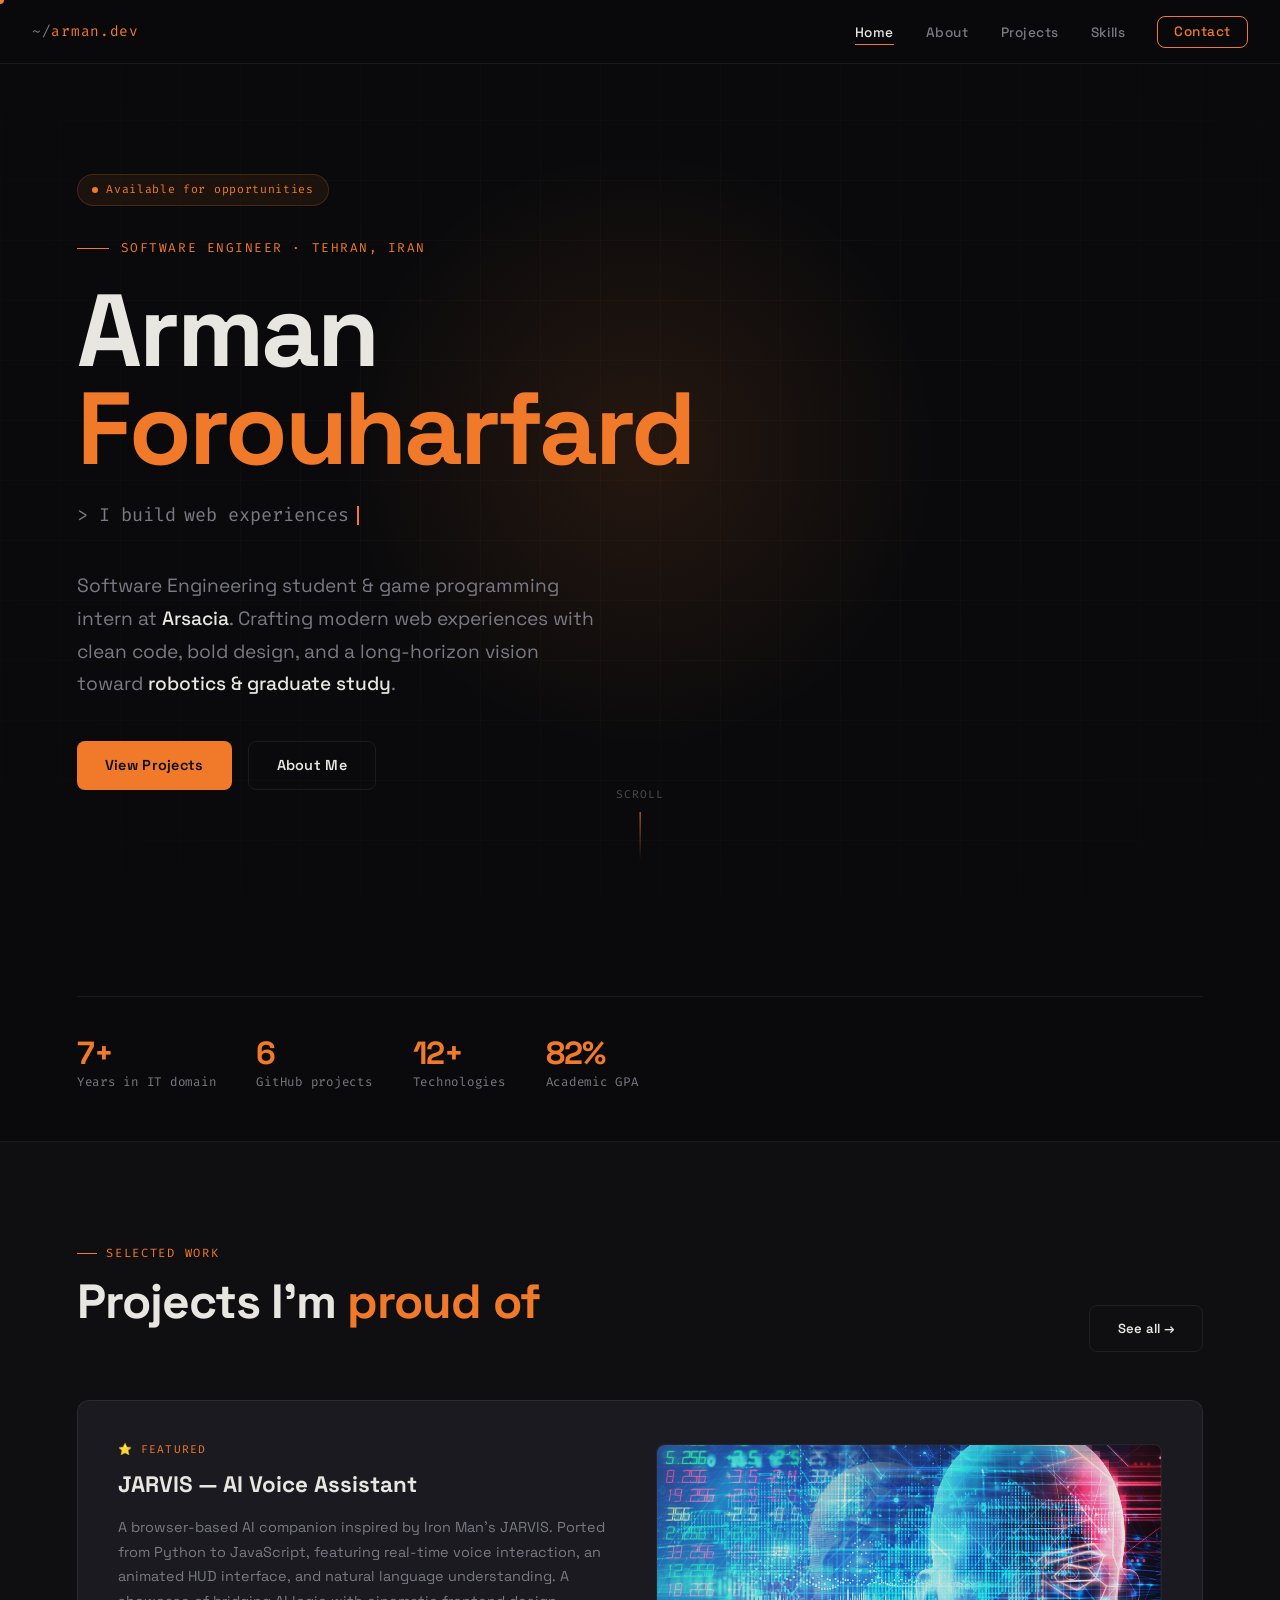
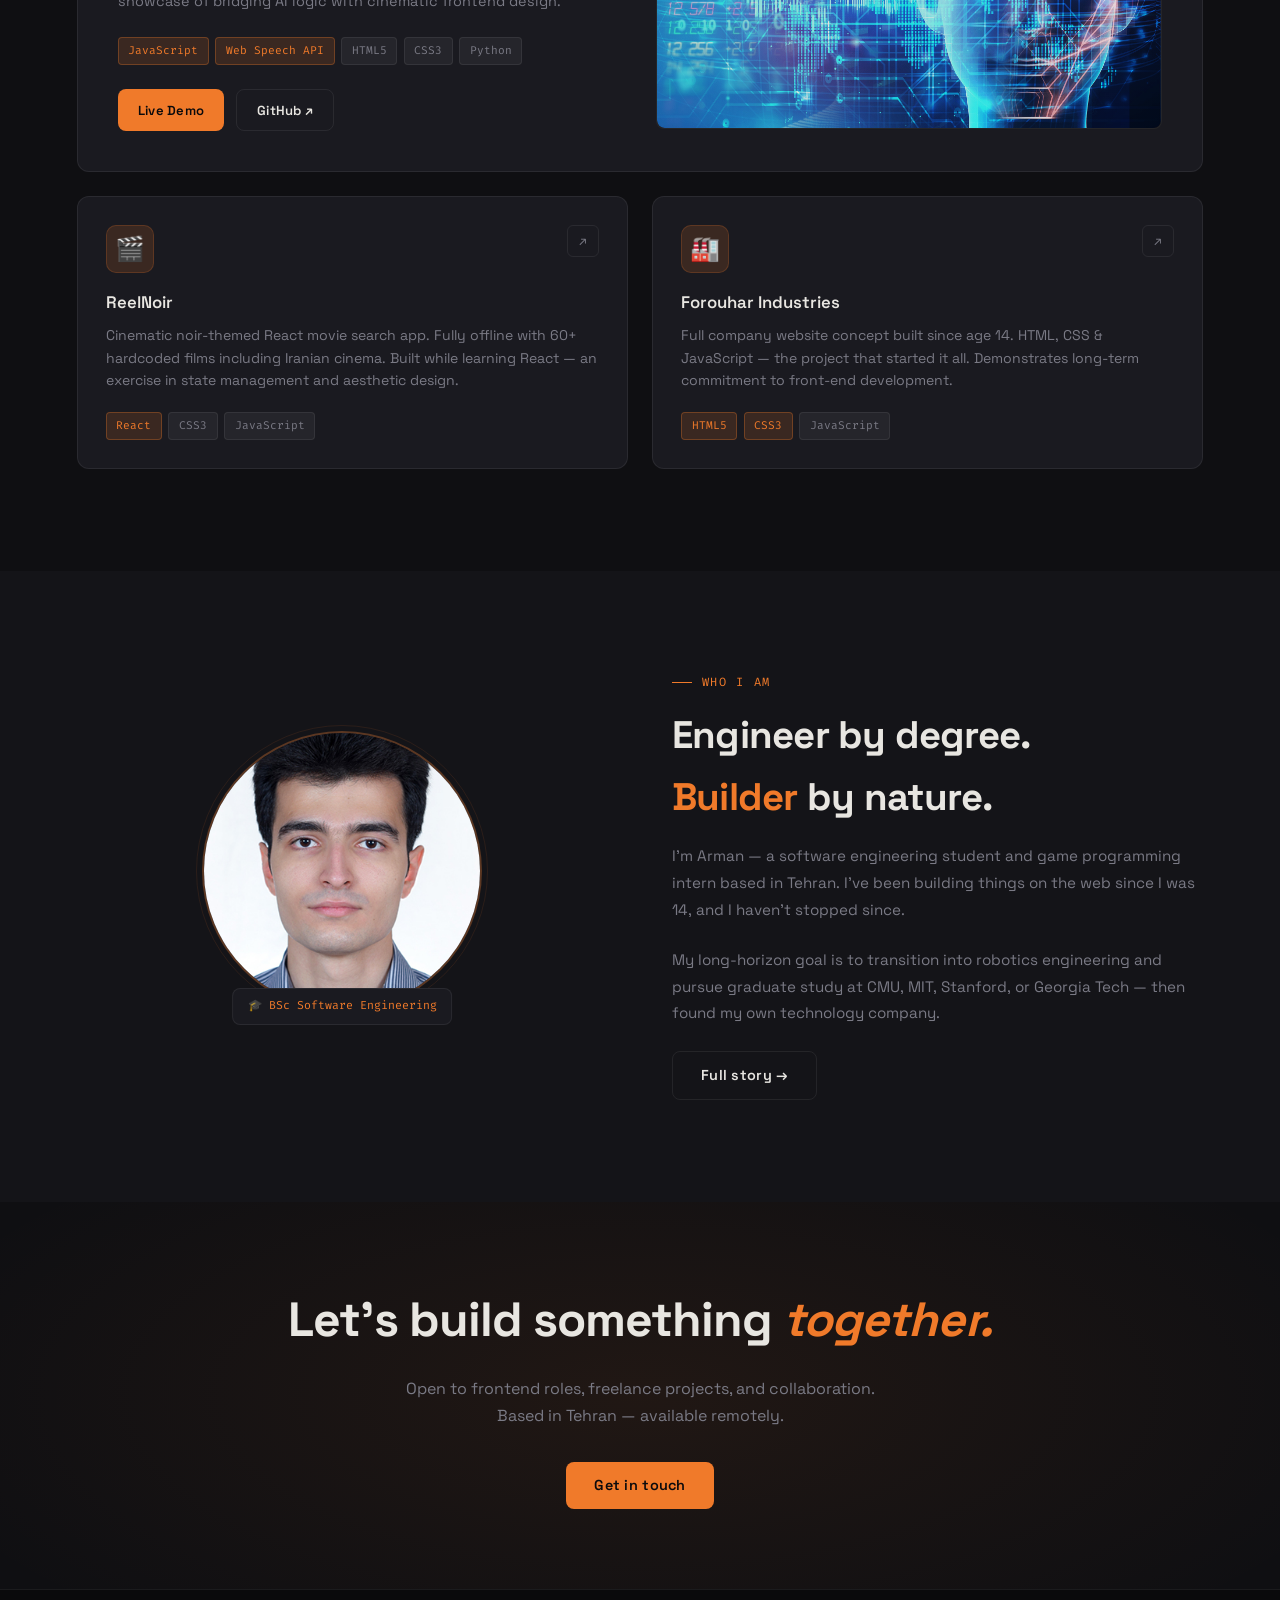
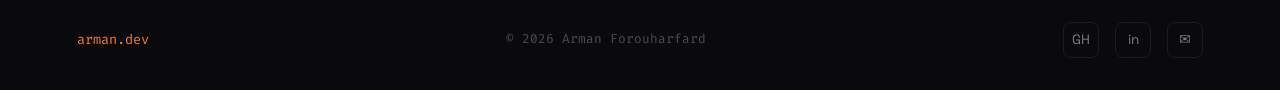
<file: index.html>
<!--🤖👤-->
<!DOCTYPE html>
<html lang="en">
<head>
  <meta charset="UTF-8" />
  <meta name="viewport" content="width=device-width, initial-scale=1.0" />
  <title>Arman Forouharfard — Software Engineer</title>
  <link rel="stylesheet" href="css/main.css" />
  <style>
    /* ─── HOME-SPECIFIC ────────────── */
    .hero-badge {
      display: inline-flex;
      align-items: center;
      gap: 0.5rem;
      padding: 0.35rem 0.9rem;
      background: rgba(240,122,42,0.08);
      border: 1px solid rgba(240,122,42,0.2);
      border-radius: 999px;
      font-family: var(--code);
      font-size: 0.72rem;
      color: var(--orange);
      letter-spacing: 0.06em;
      margin-bottom: 2rem;
    }
    .hero-badge-dot {
      width: 6px; height: 6px;
      border-radius: 50%;
      background: var(--orange);
      animation: pulse 2s ease-in-out infinite;
    }
    @keyframes pulse {
      0%, 100% { opacity: 1; transform: scale(1); }
      50% { opacity: 0.5; transform: scale(0.7); }
    }
    .hero-type-line {
      font-size: clamp(1rem, 1.8vw, 1.15rem);
      color: var(--text-muted);
      margin-bottom: 2.5rem;
      font-family: var(--code);
      display: flex;
      align-items: center;
      gap: 0.5rem;
    }
    .cursor-blink {
      display: inline-block;
      width: 2px; height: 1em;
      background: var(--orange);
      vertical-align: middle;
      animation: blink 1s step-end infinite;
    }
    @keyframes blink { 50% { opacity: 0; } }

    /* ─── FEATURED PROJECTS (HOME) ── */
    .featured-section { background: var(--bg-1); }
    .featured-header {
      display: flex;
      justify-content: space-between;
      align-items: flex-end;
      margin-bottom: 3rem;
      flex-wrap: wrap;
      gap: 1rem;
    }
    .featured-projects {
      display: grid;
      grid-template-columns: 1fr 1fr;
      gap: 1.5rem;
    }
    .featured-card-main {
      grid-column: 1 / -1;
      display: grid;
      grid-template-columns: 1fr 1fr;
      gap: 2rem;
      padding: 2.5rem;
      align-items: center;
    }
    .featured-img-mock {
      aspect-ratio: 16/9;
      border-radius: 8px;
      background: var(--bg-2);
      border: 1px solid var(--border);
      display: flex;
      align-items: center;
      justify-content: center;
      font-size: 3rem;
      color: var(--text-dim);
      position: relative;
      overflow: hidden;
    }
    .featured-img-mock img {
      width: 100%;
      height: 100%;
      object-fit: cover;
      border-radius: 8px;
      opacity: 0.92;
      transition: opacity 0.3s ease;
    }
    .featured-img-mock img:hover {
      opacity: 1;
    }
    .featured-img-mock::after {
      content: '';
      position: absolute;
      inset: 0;
      background: linear-gradient(135deg, var(--orange-glow), transparent);
    }
    .featured-card-title { font-size: 1.4rem; font-weight: 700; margin-bottom: 0.75rem; }
    .featured-label {
      font-family: var(--code);
      font-size: 0.7rem;
      color: var(--orange);
      letter-spacing: 0.1em;
      text-transform: uppercase;
      margin-bottom: 0.5rem;
    }
    .featured-card-desc { font-size: 0.9rem; color: var(--text-muted); line-height: 1.7; margin-bottom: 1.5rem; }
    @media (max-width: 700px) {
      .featured-projects { grid-template-columns: 1fr; }
      .featured-card-main { grid-column: 1; grid-template-columns: 1fr; }
    }

    /* ─── ABOUT STRIP ─────────────── */
    .about-strip {
      background: var(--bg-2);
      display: grid;
      grid-template-columns: 1fr 1fr;
      align-items: center;
      gap: 4rem;
    }
    .about-strip-visual {
      position: relative;
    }
    .avatar-frame {
      width: 280px; height: 280px;
      border-radius: 50%;
      background: var(--surface);
      border: 2px solid rgba(240,122,42,0.3);
      display: flex;
      align-items: center;
      justify-content: center;
      font-size: 5rem;
      position: relative;
      margin: 0 auto;
      margin-bottom: 2rem;
    }

    .avatar-frame::before {
      content: '';
      position: absolute;
      inset: -8px;
      border-radius: 50%;
      border: 1px solid rgba(240,122,42,0.1);
      animation: rotate 12s linear infinite;
    }
    .avatar-ring-label {
      position: absolute;
      bottom: -1rem;
      left: 50%;
      transform: translateX(-50%);
      background: var(--surface);
      border: 1px solid var(--border);
      border-radius: var(--radius);
      padding: 0.5rem 0.9rem;
      font-family: var(--code);
      font-size: clamp(0.6rem, 1.5vw, 0.72rem);
      color: var(--orange);
      white-space: nowrap;
      z-index: 3;
    }
    .avatar-img {
      width: 100%;
      height: 100%;
      object-fit: cover;
      border-radius: 50%;
      position: relative;
      z-index: 1;
    }
    @keyframes rotate { to { transform: rotate(360deg); } }
    .about-strip-text h2 { font-size: clamp(1.8rem, 3vw, 2.4rem); font-weight: 700; margin-bottom: 1rem; letter-spacing: -0.02em; }
    .about-strip-text p { color: var(--text-muted); line-height: 1.75; margin-bottom: 1.5rem; font-size: 0.95rem; }
    @media (max-width: 800px) {
      .about-strip { grid-template-columns: 1fr; }
      .avatar-frame { width: 200px; height: 200px; font-size: 3.5rem; }
    }

    /* ─── CTA BANNER ──────────────── */
    .cta-banner {
      text-align: center;
      padding: 5rem clamp(1.5rem, 6vw, 6rem);
      background: var(--bg-1);
      position: relative;
      overflow: hidden;
    }
    .cta-banner::before {
      content: '';
      position: absolute;
      inset: 0;
      background: radial-gradient(ellipse 60% 80% at 50% 50%, rgba(240,122,42,0.08), transparent);
    }
    .cta-banner h2 { font-size: clamp(1.8rem, 4vw, 3rem); font-weight: 700; margin-bottom: 1rem; letter-spacing: -0.02em; position: relative; }
    .cta-banner p { color: var(--text-muted); max-width: 500px; margin: 0 auto 2rem; line-height: 1.7; position: relative; }
    .cta-banner .btn { position: relative; }
  </style>
</head>
<body>

<div class="cursor-dot"></div>

<!-- NAV -->
<nav class="nav">
  <a class="nav-logo" href="index.html"><span>~/</span>arman.dev</a>
  <ul class="nav-links">
    <li><a href="index.html">Home</a></li>
    <li><a href="pages/about.html">About</a></li>
    <li><a href="pages/projects.html">Projects</a></li>
    <li><a href="pages/skills.html">Skills</a></li>
    <li><a href="pages/contact.html" class="nav-cta">Contact</a></li>
  </ul>
  <div class="nav-burger" aria-label="Menu">
    <span></span><span></span><span></span>
  </div>
</nav>

<nav class="nav-mobile">
  <a href="index.html">Home</a>
  <a href="pages/about.html">About</a>
  <a href="pages/projects.html">Projects</a>
  <a href="pages/skills.html">Skills</a>
  <a href="pages/contact.html">Contact</a>
</nav>

<!-- HERO -->
<section class="hero">
  <div class="hero-grid-bg"></div>
  <div class="hero-glow"></div>
  <div class="hero-content">
    <div class="hero-badge">
      <div class="hero-badge-dot"></div>
      Available for opportunities
    </div>
    <div class="hero-eyebrow">Software Engineer · Tehran, Iran</div>
    <h1 class="hero-name">
      <span class="first">Arman</span>
      <span class="last">Forouharfard</span>
    </h1>
    <div class="hero-type-line">
      &gt; I build <span data-type='["web experiences","scalable apps","cinematic UIs","JARVIS-level AI","the future"]'></span><span class="cursor-blink"></span>
    </div>
    <p class="hero-desc">
      Software Engineering student & game programming intern at <strong>Arsacia</strong>.
      Crafting modern web experiences with clean code, bold design, and a long-horizon vision toward <strong>robotics & graduate study</strong>.
    </p>
    <div class="hero-actions">
      <a href="pages/projects.html" class="btn btn-primary">View Projects</a>
      <a href="pages/about.html" class="btn btn-ghost">About Me</a>
    </div>
  </div>
  <div class="hero-scroll">
    SCROLL
    <div class="hero-scroll-line"></div>
  </div>
</section>

<!-- STATS -->
<section class="section" style="padding-top:3rem;padding-bottom:3rem;border-bottom:1px solid var(--border);">
  <div class="stats-bar">
    <div class="stat fade-up"><div class="stat-number">7+</div><div class="stat-label">Years in IT domain</div></div>
    <div class="stat fade-up"><div class="stat-number">6</div><div class="stat-label">GitHub projects</div></div>
    <div class="stat fade-up"><div class="stat-number">12+</div><div class="stat-label">Technologies</div></div>
    <div class="stat fade-up"><div class="stat-number">82%</div><div class="stat-label">Academic GPA</div></div>
  </div>
</section>

<!-- FEATURED PROJECTS -->
<section class="section featured-section">
  <div class="featured-header">
    <div>
      <div class="section-label">Selected Work</div>
      <h2 class="section-title">Projects I'm <em>proud of</em></h2>
    </div>
    <a href="pages/projects.html" class="btn btn-ghost" style="font-size:0.82rem;">See all →</a>
  </div>
  <div class="featured-projects">
    <!-- JARVIS — hero card -->
    <div class="card featured-card-main fade-up">
      <div>
        <div class="featured-label">⭐ Featured</div>
        <h3 class="featured-card-title">JARVIS — AI Voice Assistant</h3>
        <p class="featured-card-desc">
          A browser-based AI companion inspired by Iron Man's JARVIS. Ported from Python to JavaScript, 
          featuring real-time voice interaction, an animated HUD interface, and natural language understanding. 
          A showcase of bridging AI logic with cinematic frontend design.
        </p>
        <div class="project-tech" style="margin-bottom:1.5rem;">
          <span class="tag active">JavaScript</span>
          <span class="tag active">Web Speech API</span>
          <span class="tag">HTML5</span>
          <span class="tag">CSS3</span>
          <span class="tag">Python</span>
        </div>
        <div style="display:flex;gap:0.75rem;">
          <a href="https://armanforouharfard.github.io/JARVIS-JS/index.html" target="_blank" class="btn btn-primary" style="font-size:0.82rem;padding:0.6rem 1.25rem;">Live Demo</a>
          <a href="https://github.com/ArmanForouharfard" target="_blank" class="btn btn-ghost" style="font-size:0.82rem;padding:0.6rem 1.25rem;">GitHub ↗</a>
        </div>
      </div>
      <div class="featured-img-mock">
        <img src="images/Thumbnail Images of websites/Personal-Assistant-AI.jpg" alt="JarvisJS">
      </div>
    </div>
    <!-- ReelNoir -->
    <div class="card project-card fade-up">
      <div class="project-header">
        <div class="project-icon">🎬</div>
        <div class="project-links">
          <a href="https://github.com/ArmanForouharfard" target="_blank" class="project-link" title="GitHub">↗</a>
        </div>
      </div>
      <h3>ReelNoir</h3>
      <p>Cinematic noir-themed React movie search app. Fully offline with 60+ hardcoded films including Iranian cinema. Built while learning React — an exercise in state management and aesthetic design.</p>
      <div class="project-tech">
        <span class="tag active">React</span>
        <span class="tag">CSS3</span>
        <span class="tag">JavaScript</span>
      </div>
    </div>
    <!-- Forouhar Industries -->
    <div class="card project-card fade-up">
      <div class="project-header">
        <div class="project-icon">🏭</div>
        <div class="project-links">
          <a href="https://armanforouharfard.github.io/Forouhar-Industries-website/index.html" target="_blank" class="project-link" title="Live">↗</a>
        </div>
      </div>
      <h3>Forouhar Industries</h3>
      <p>Full company website concept built since age 14. HTML, CSS & JavaScript — the project that started it all. Demonstrates long-term commitment to front-end development.</p>
      <div class="project-tech">
        <span class="tag active">HTML5</span>
        <span class="tag active">CSS3</span>
        <span class="tag">JavaScript</span>
      </div>
    </div>
  </div>
</section>

<!-- ABOUT STRIP -->
<section class="section about-strip">
  <div class="about-strip-visual fade-up">
    <div class="avatar-frame">
      <img src="images/Owner/A.forouhar.jpg" alt="Arman Forouharfard" class="avatar-img" />
      <div class="avatar-ring-label">🎓 BSc Software Engineering</div>
    </div>
  </div>
  <div class="about-strip-text fade-up">
    <div class="section-label">Who I Am</div>
    <h2>Engineer by degree.<br/><em style="color:var(--orange);font-style:normal;">Builder</em> by nature.</h2>
    <p>
      I'm Arman — a software engineering student and game programming intern based in Tehran. 
      I've been building things on the web since I was 14, and I haven't stopped since.
    </p>
    <p>
      My long-horizon goal is to transition into robotics engineering and pursue graduate study 
      at CMU, MIT, Stanford, or Georgia Tech — then found my own technology company.
    </p>
    <a href="pages/about.html" class="btn btn-ghost" style="align-self:flex-start;display:inline-flex;">Full story →</a>
  </div>
</section>

<!-- CTA BANNER -->
<section class="cta-banner">
  <h2 class="fade-up">Let's build something <em style="color:var(--orange);">together.</em></h2>
  <p class="fade-up">Open to frontend roles, freelance projects, and collaboration. Based in Tehran — available remotely.</p>
  <a href="pages/contact.html" class="btn btn-primary fade-up">Get in touch</a>
</section>

<!-- FOOTER -->
<footer>
  <div class="footer-logo">arman.dev</div>
  <div class="footer-copy">© 2026 Arman Forouharfard</div>
  <div class="footer-social">
    <a href="https://github.com/ArmanForouharfard" target="_blank" title="GitHub">GH</a>
    <a href="https://linkedin.com/in/arman-forouharfard-a3a360271" target="_blank" title="LinkedIn">in</a>
    <a href="mailto:arman.forouharfard@gmail.com" title="Email">✉</a>
  </div>
</footer>

<script src="js/main.js"></script>
</body>
</html>
</file>
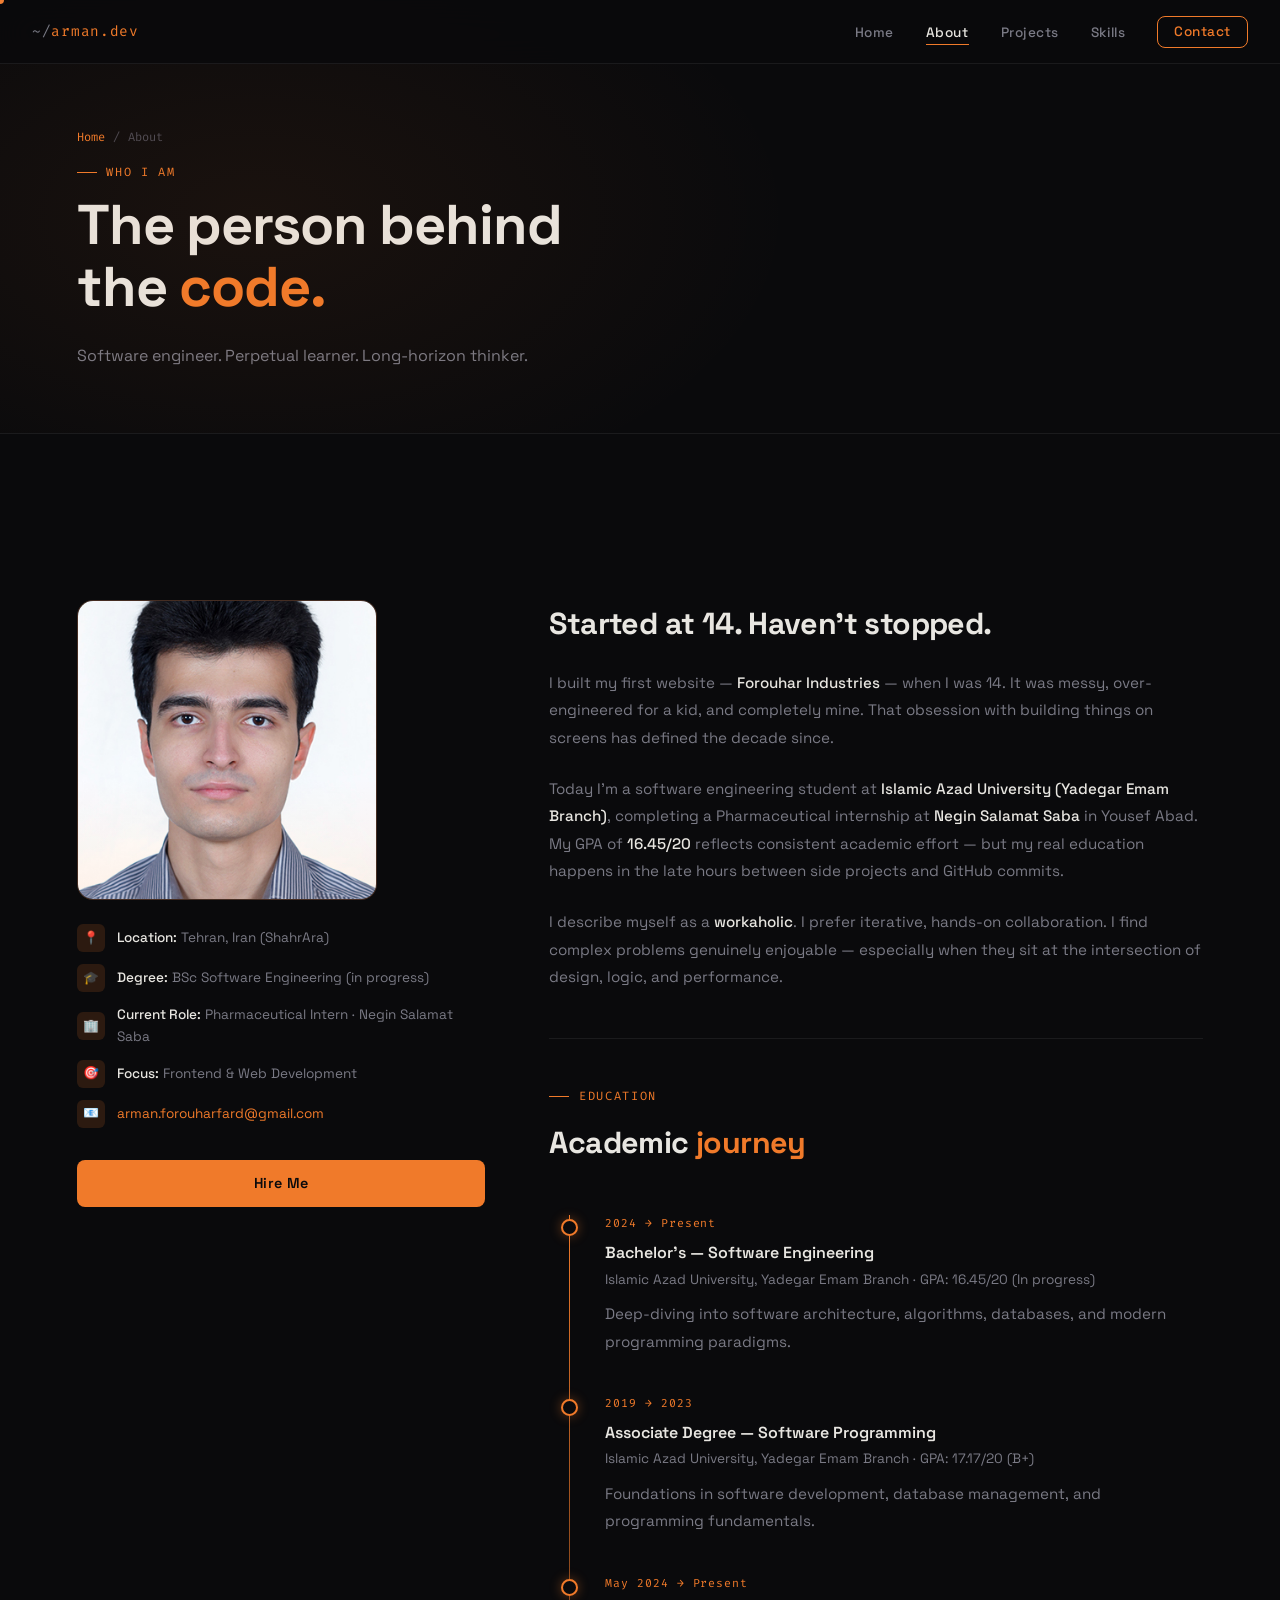
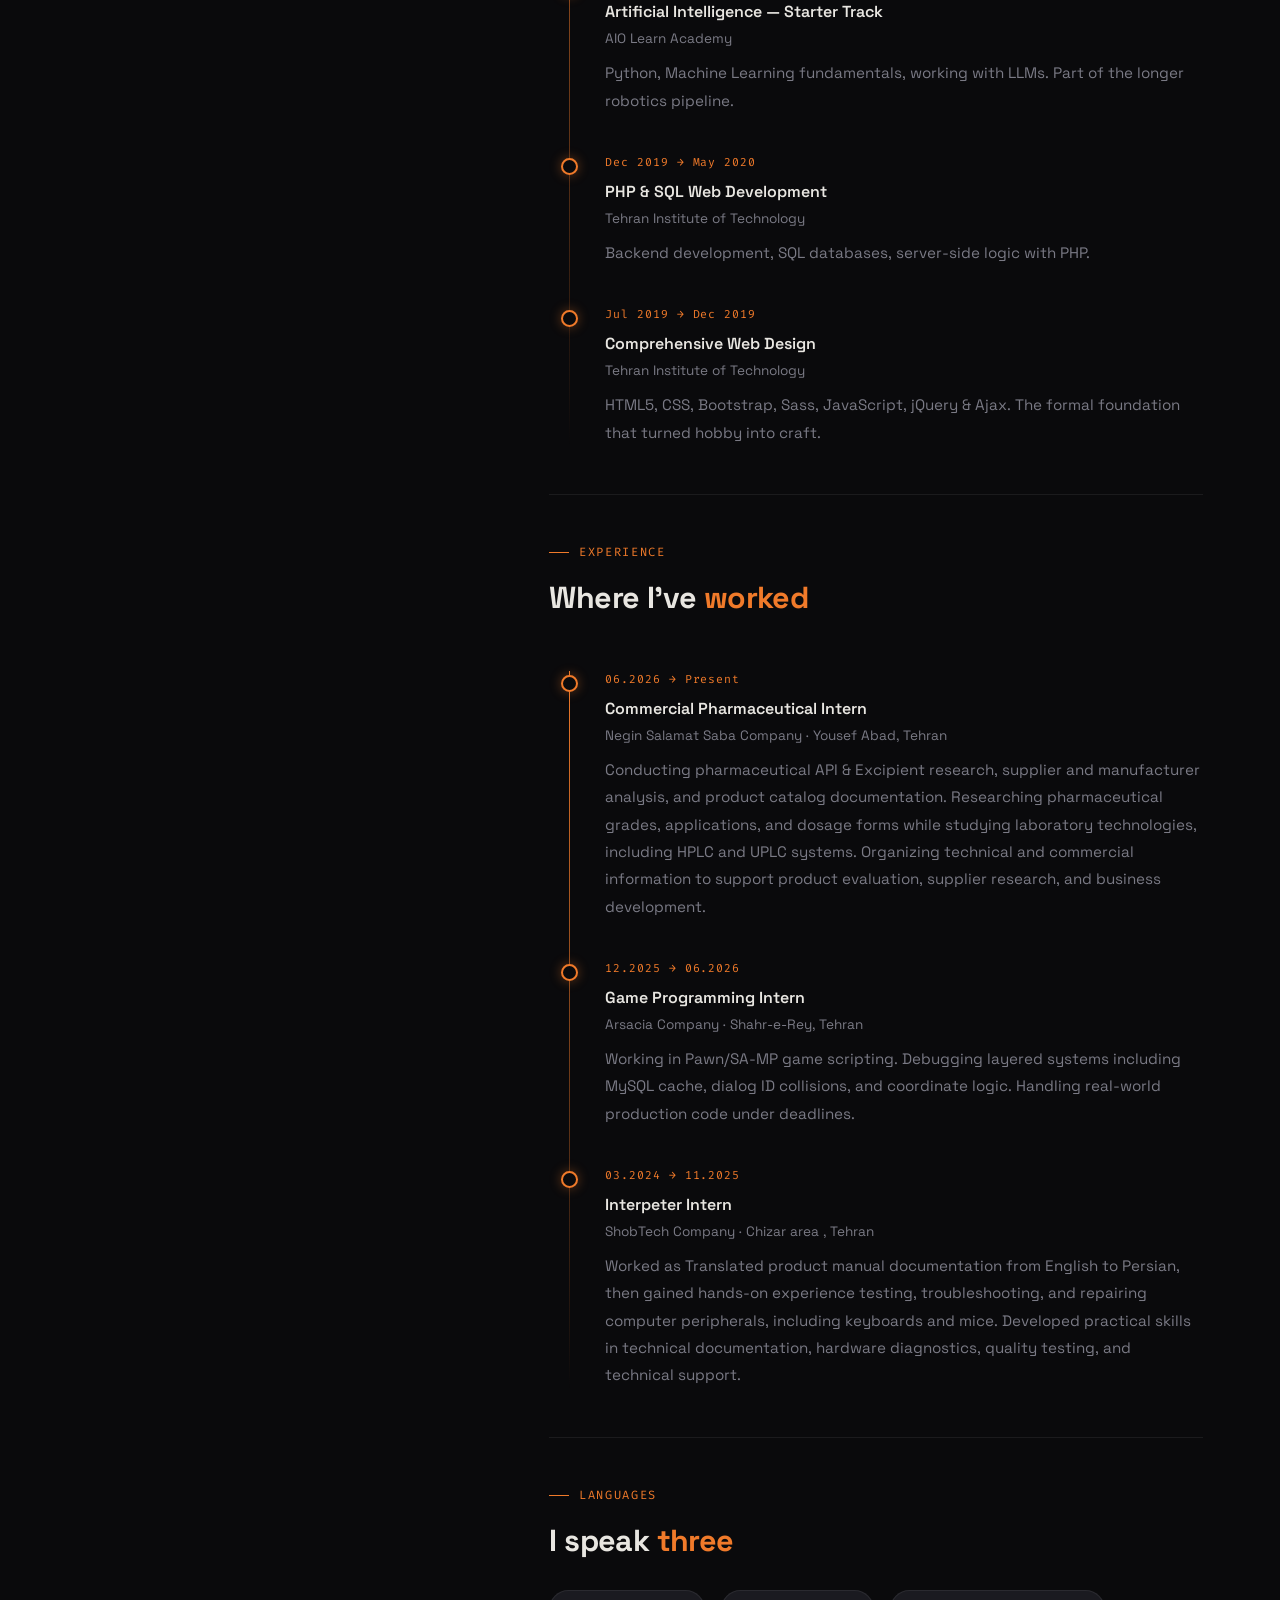
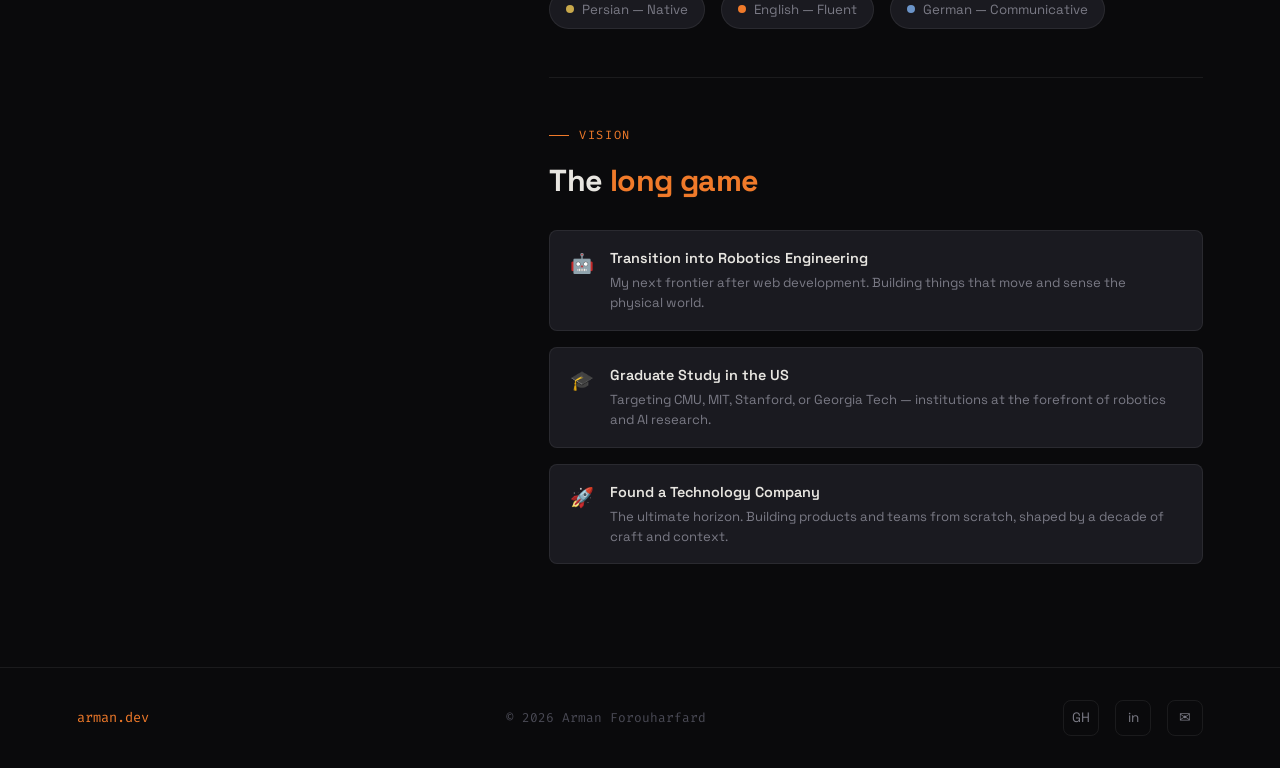
<file: pages/about.html>
<!--👤-->
<!DOCTYPE html>
<html lang="en">
<head>
  <meta charset="UTF-8" />
  <meta name="viewport" content="width=device-width, initial-scale=1.0" />
  <title>About — Arman Forouharfard</title>
  <link rel="stylesheet" href="../css/main.css" />
  <style>
    .about-layout {
      display: grid;
      grid-template-columns: 1fr 1.6fr;
      gap: 4rem;
      align-items: start;
      margin-top: 4rem;
    }
    .about-sidebar { position: sticky; top: 90px; }
    .about-avatar {
      width: 100%;
      aspect-ratio: 1;
      max-width: 300px;
      border-radius: 16px;
      background: var(--surface);
      border: 1px solid rgba(240,122,42,0.2);
      display: flex;
      align-items: center;
      justify-content: center;
      font-size: 6rem;
      margin-bottom: 1.5rem;
      position: relative;
      overflow: hidden;
    }
    .about-avatar::after {
      content: '';
      position: absolute;
      bottom: 0; left: 0; right: 0;
      height: 40%;
      background: linear-gradient(to top, rgba(240,122,42,0.1), transparent);
    }
    .about-quick-info { display: flex; flex-direction: column; gap: 0.75rem; }
    .about-info-row {
      display: flex;
      align-items: center;
      gap: 0.75rem;
      font-size: 0.85rem;
      color: var(--text-muted);
    }
    .about-info-row strong { color: var(--text); font-weight: 500; }
    .about-info-icon {
      width: 28px; height: 28px;
      background: var(--orange-glow);
      border-radius: 6px;
      display: flex;
      align-items: center;
      justify-content: center;
      font-size: 0.8rem;
      flex-shrink: 0;
    }
    .about-content h2 {
      font-size: clamp(1.4rem, 2.5vw, 1.9rem);
      font-weight: 700;
      letter-spacing: -0.02em;
      margin-bottom: 1.25rem;
      color: var(--text);
    }
    .about-content h2 em { color: var(--orange); font-style: normal; }
    .about-content p {
      color: var(--text-muted);
      line-height: 1.8;
      font-size: 0.95rem;
      margin-bottom: 1.5rem;
    }
    .about-content p strong { color: var(--text); font-weight: 500; }
    .about-section-gap { margin-top: 3rem; padding-top: 3rem; border-top: 1px solid var(--border); }
    .lang-row {
      display: flex;
      gap: 1rem;
      flex-wrap: wrap;
      margin-top: 1.5rem;
    }
    .lang-chip {
      display: flex;
      align-items: center;
      gap: 0.5rem;
      padding: 0.5rem 1rem;
      border-radius: 999px;
      border: 1px solid var(--border);
      background: var(--surface);
      font-size: 0.83rem;
      color: var(--text-muted);
    }
    .lang-chip .lang-dot { width: 8px; height: 8px; border-radius: 50%; }
    .goals-list { display: flex; flex-direction: column; gap: 1rem; margin-top: 1.5rem; }
    .goal-item {
      display: flex;
      gap: 1rem;
      align-items: flex-start;
      padding: 1rem 1.25rem;
      background: var(--surface);
      border: 1px solid var(--border);
      border-radius: var(--radius);
    }
    .goal-icon { font-size: 1.2rem; flex-shrink: 0; margin-top: 2px; }
    .goal-item h4 { font-size: 0.9rem; font-weight: 600; margin-bottom: 0.2rem; }
    .goal-item p { font-size: 0.82rem; color: var(--text-muted); line-height: 1.55; margin: 0; }
    @media (max-width: 850px) {
      .about-layout { grid-template-columns: 1fr; }
      .about-sidebar { position: static; }
      .about-avatar { max-width: 200px; }
    }
  </style>
</head>
<body>
<div class="cursor-dot"></div>

<nav class="nav">
  <a class="nav-logo" href="../index.html"><span>~/</span>arman.dev</a>
  <ul class="nav-links">
    <li><a href="../index.html">Home</a></li>
    <li><a href="about.html">About</a></li>
    <li><a href="projects.html">Projects</a></li>
    <li><a href="skills.html">Skills</a></li>
    <li><a href="contact.html" class="nav-cta">Contact</a></li>
  </ul>
  <div class="nav-burger"><span></span><span></span><span></span></div>
</nav>
<nav class="nav-mobile">
  <a href="../index.html">Home</a>
  <a href="about.html">About</a>
  <a href="projects.html">Projects</a>
  <a href="skills.html">Skills</a>
  <a href="contact.html">Contact</a>
</nav>

<!-- PAGE HERO -->
<div class="page-hero">
  <div class="page-hero-bg"></div>
  <div class="breadcrumb"><a href="../index.html">Home</a> <span>/</span> About</div>
  <div class="section-label">Who I Am</div>
  <h1 class="section-title" style="font-size:clamp(2.2rem,5vw,3.5rem);">The person behind<br/> the <em>code.</em></h1>
  <p class="section-desc">Software engineer. Perpetual learner. Long-horizon thinker.</p>
</div>

<section class="section">
  <div class="about-layout">

    <!-- SIDEBAR -->
    <aside class="about-sidebar fade-up">
      <div class="about-avatar">
       <img src="../images/Owner/A.forouhar.jpg" alt="Arman Forouharfard" class="avatar-img" />
      </div>
      <div class="about-quick-info">
        <div class="about-info-row">
          <div class="about-info-icon">📍</div>
          <div><strong>Location:</strong> Tehran, Iran (ShahrAra)</div>
        </div>
        <div class="about-info-row">
          <div class="about-info-icon">🎓</div>
          <div><strong>Degree:</strong> BSc Software Engineering (in progress)</div>
        </div>
        <div class="about-info-row">
          <div class="about-info-icon">🏢</div>
          <div><strong>Current Role:</strong> Pharmaceutical Intern · Negin Salamat Saba</div>
        </div>
        <div class="about-info-row">
          <div class="about-info-icon">🎯</div>
          <div><strong>Focus:</strong> Frontend & Web Development</div>
        </div>
        <div class="about-info-row">
          <div class="about-info-icon">📧</div>
          <div><a href="mailto:arman.forouharfard@gmail.com" style="color:var(--orange)">arman.forouharfard@gmail.com</a></div>
        </div>
        <div style="margin-top:1.25rem;">
          <a href="contact.html" class="btn btn-primary" style="width:100%;justify-content:center;">Hire Me</a>
        </div>
      </div>
    </aside>

    <!-- MAIN CONTENT -->
    <div class="about-content">

      <div class="fade-up">
        <h2>Started at 14. Haven't stopped.</h2>
        <p>
          I built my first website — <strong>Forouhar Industries</strong> — when I was 14. It was messy, over-engineered for a kid, and completely mine. That obsession with building things on screens has defined the decade since.
        </p>
        <p>
          Today I'm a software engineering student at <strong>Islamic Azad University (Yadegar Emam Branch)</strong>, completing a Pharmaceutical internship at <strong>Negin Salamat Saba</strong> in Yousef Abad. My GPA of <strong>16.45/20</strong> reflects consistent academic effort — but my real education happens in the late hours between side projects and GitHub commits.
        </p>
        <p>
          I describe myself as a <strong>workaholic</strong>. I prefer iterative, hands-on collaboration. I find complex problems genuinely enjoyable — especially when they sit at the intersection of design, logic, and performance.
        </p>
      </div>

      <!-- EDUCATION TIMELINE -->
      <div class="about-section-gap fade-up">
        <div class="section-label">Education</div>
        <h2>Academic <em>journey</em></h2>
        <div class="timeline">
          <div class="timeline-item">
            <div class="timeline-dot"></div>
            <div class="timeline-date">2024 → Present</div>
            <h3>Bachelor's — Software Engineering</h3>
            <h4>Islamic Azad University, Yadegar Emam Branch · GPA: 16.45/20 (In progress)</h4>
            <p>Deep-diving into software architecture, algorithms, databases, and modern programming paradigms.</p>
          </div>
          <div class="timeline-item">
            <div class="timeline-dot"></div>
            <div class="timeline-date">2019 → 2023</div>
            <h3>Associate Degree — Software Programming</h3>
            <h4>Islamic Azad University, Yadegar Emam Branch · GPA: 17.17/20 (B+)</h4>
            <p>Foundations in software development, database management, and programming fundamentals.</p>
          </div>
          <div class="timeline-item">
            <div class="timeline-dot"></div>
            <div class="timeline-date">May 2024 → Present</div>
            <h3>Artificial Intelligence — Starter Track</h3>
            <h4>AIO Learn Academy</h4>
            <p>Python, Machine Learning fundamentals, working with LLMs. Part of the longer robotics pipeline.</p>
          </div>
          <div class="timeline-item">
            <div class="timeline-dot"></div>
            <div class="timeline-date">Dec 2019 → May 2020</div>
            <h3>PHP & SQL Web Development</h3>
            <h4>Tehran Institute of Technology</h4>
            <p>Backend development, SQL databases, server-side logic with PHP.</p>
          </div>
          <div class="timeline-item">
            <div class="timeline-dot"></div>
            <div class="timeline-date">Jul 2019 → Dec 2019</div>
            <h3>Comprehensive Web Design</h3>
            <h4>Tehran Institute of Technology</h4>
            <p>HTML5, CSS, Bootstrap, Sass, JavaScript, jQuery & Ajax. The formal foundation that turned hobby into craft.</p>
          </div>
        </div>
      </div>

      <!-- EXPERIENCE -->
      <div class="about-section-gap fade-up">
        <div class="section-label">Experience</div>
        <h2>Where I've <em>worked</em></h2>
        <div class="timeline">
          <div class="timeline-item">
            <div class="timeline-dot"></div>
            <div class="timeline-date">06.2026 → Present</div>
            <h3>Commercial Pharmaceutical Intern</h3>
            <h4>Negin Salamat Saba Company · Yousef Abad, Tehran</h4>
            <p>Conducting pharmaceutical API & Excipient research, supplier and manufacturer analysis, and product catalog documentation. 
              Researching pharmaceutical grades, applications, and dosage forms while studying laboratory technologies, 
              including HPLC and UPLC systems. Organizing technical and commercial information to support product evaluation, supplier research,
               and business development.</p>          </div>
          <div class="timeline-item">
            <div class="timeline-dot"></div>
            <div class="timeline-date">12.2025 → 06.2026</div>
            <h3>Game Programming Intern</h3>
            <h4>Arsacia Company · Shahr-e-Rey, Tehran</h4>
            <p>Working in Pawn/SA-MP game scripting. Debugging layered systems including MySQL cache, dialog ID collisions, and coordinate logic. Handling real-world production code under deadlines.</p>
          </div>
          <div class="timeline-item">
            <div class="timeline-dot"></div>
            <div class="timeline-date">03.2024 → 11.2025</div>
            <h3>Interpeter Intern</h3>
            <h4>ShobTech Company · Chizar area , Tehran</h4>
            <p>Worked as Translated product manual documentation from English to Persian, then gained hands-on experience testing, 
              troubleshooting, and repairing computer peripherals, including keyboards and mice. 
              Developed practical skills in technical documentation, hardware diagnostics, quality testing, and technical support.</p>
          </div>
        </div>
      </div>

      <!-- LANGUAGES -->
      <div class="about-section-gap fade-up">
        <div class="section-label">Languages</div>
        <h2>I speak <em>three</em></h2>
        <div class="lang-row">
          <div class="lang-chip"><div class="lang-dot" style="background:#c8a84b"></div> Persian — Native</div>
          <div class="lang-chip"><div class="lang-dot" style="background:var(--orange)"></div> English — Fluent</div>
          <div class="lang-chip"><div class="lang-dot" style="background:#6b94c8"></div> German — Communicative</div>
        </div>
      </div>

      <!-- LONG-TERM GOALS -->
      <div class="about-section-gap fade-up">
        <div class="section-label">Vision</div>
        <h2>The <em>long game</em></h2>
        <div class="goals-list">
          <div class="goal-item">
            <div class="goal-icon">🤖</div>
            <div>
              <h4>Transition into Robotics Engineering</h4>
              <p>My next frontier after web development. Building things that move and sense the physical world.</p>
            </div>
          </div>
          <div class="goal-item">
            <div class="goal-icon">🎓</div>
            <div>
              <h4>Graduate Study in the US</h4>
              <p>Targeting CMU, MIT, Stanford, or Georgia Tech — institutions at the forefront of robotics and AI research.</p>
            </div>
          </div>
          <div class="goal-item">
            <div class="goal-icon">🚀</div>
            <div>
              <h4>Found a Technology Company</h4>
              <p>The ultimate horizon. Building products and teams from scratch, shaped by a decade of craft and context.</p>
            </div>
          </div>
        </div>
      </div>

    </div>
  </div>
</section>

<footer>
  <div class="footer-logo">arman.dev</div>
  <div class="footer-copy">© 2026 Arman Forouharfard</div>
  <div class="footer-social">
    <a href="https://github.com/ArmanForouharfard" target="_blank">GH</a>
    <a href="https://linkedin.com/in/arman-forouharfard-a3a360271" target="_blank">in</a>
    <a href="mailto:arman.forouharfard@gmail.com">✉</a>
  </div>
</footer>

<script src="../js/main.js"></script>
</body>
</html>
</file>
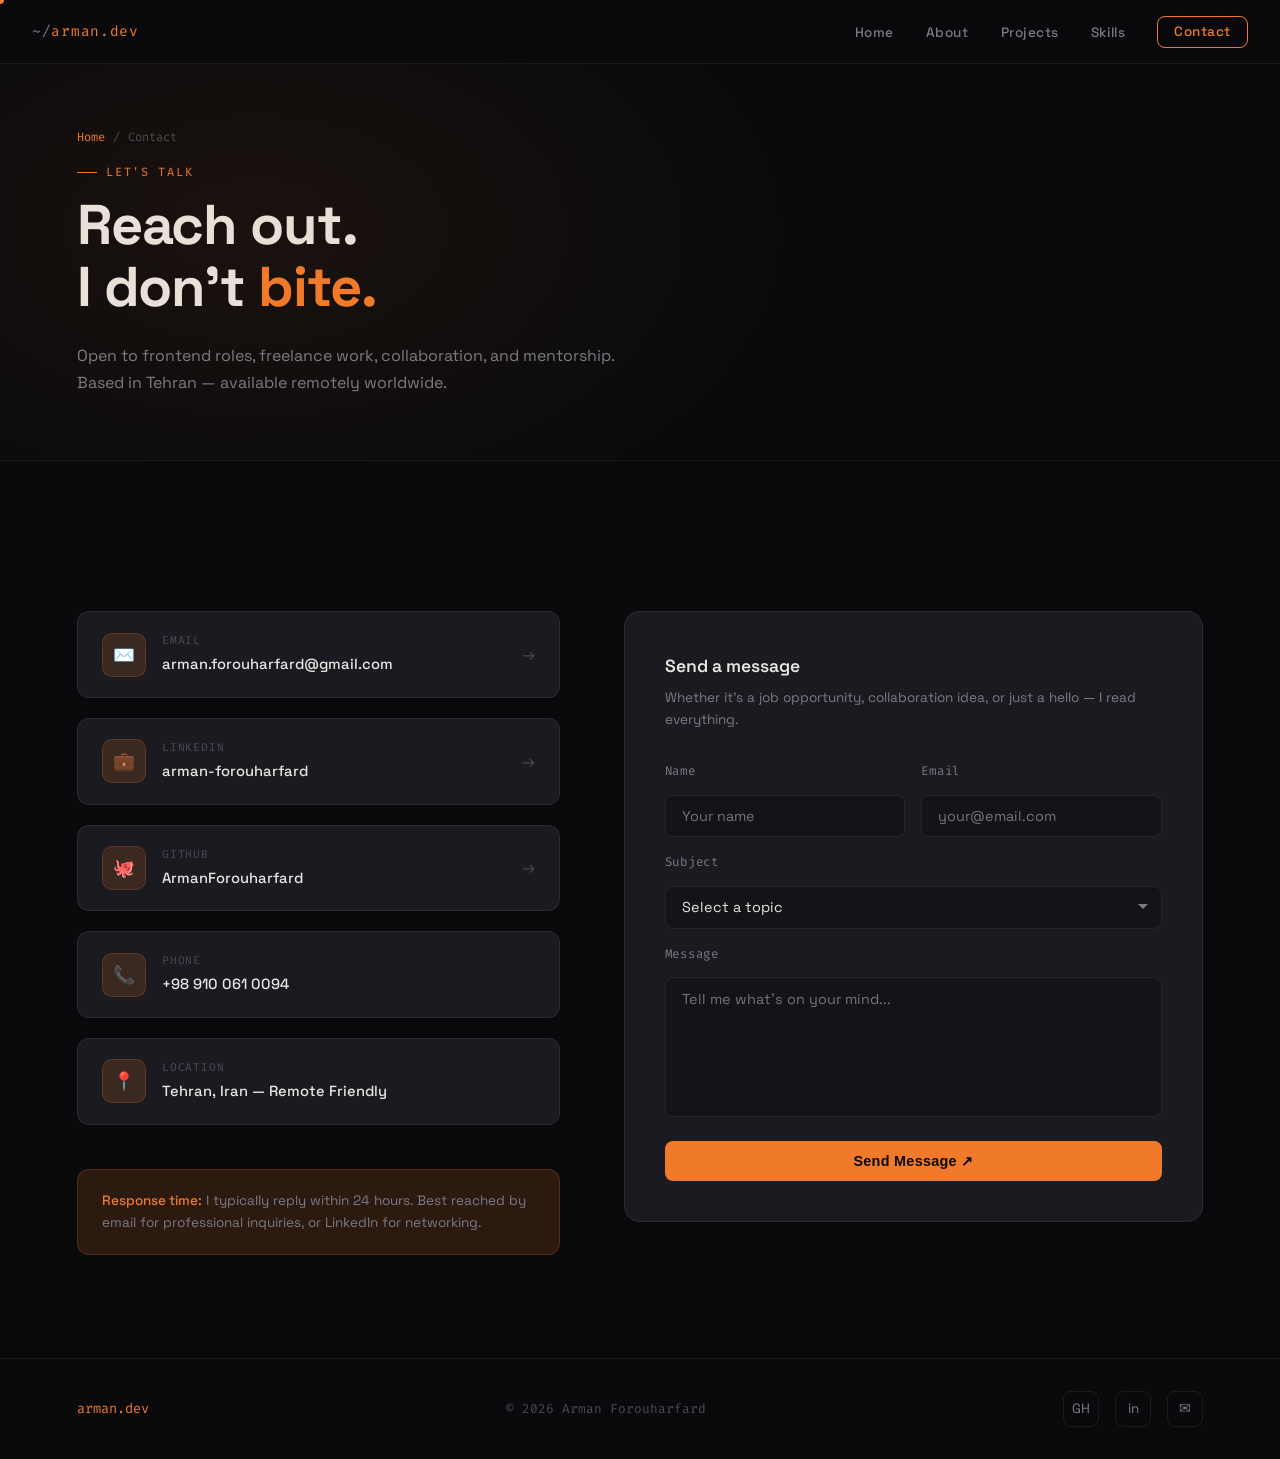
<file: pages/contact.html>
<!DOCTYPE html>
<html lang="en">
<head>
  <meta charset="UTF-8" />
  <meta name="viewport" content="width=device-width, initial-scale=1.0" />
  <title>Contact — Arman Forouharfard</title>
  <link rel="stylesheet" href="../css/main.css" />
  <style>
    .contact-layout {
      display: grid;
      grid-template-columns: 1fr 1.2fr;
      gap: 4rem;
      margin-top: 3rem;
      align-items: start;
    }
    .contact-left { display: flex; flex-direction: column; gap: 1.25rem; }
    .contact-card {
      display: flex;
      align-items: center;
      gap: 1rem;
      padding: 1.25rem 1.5rem;
      background: var(--surface);
      border: 1px solid var(--border);
      border-radius: 12px;
      transition: var(--transition);
      text-decoration: none;
      color: var(--text);
    }
    .contact-card:hover { border-color: rgba(240,122,42,0.35); transform: translateX(4px); }
    .contact-card-icon {
      width: 44px; height: 44px;
      border-radius: 10px;
      background: var(--orange-glow);
      border: 1px solid rgba(240,122,42,0.2);
      display: flex;
      align-items: center;
      justify-content: center;
      font-size: 1.1rem;
      flex-shrink: 0;
    }
    .contact-card-text { flex: 1; }
    .contact-card-label { font-family: var(--code); font-size: 0.7rem; color: var(--text-dim); letter-spacing: 0.08em; margin-bottom: 0.2rem; }
    .contact-card-value { font-size: 0.92rem; font-weight: 500; }
    .contact-card-arrow { color: var(--text-dim); font-size: 1rem; transition: var(--transition); }
    .contact-card:hover .contact-card-arrow { color: var(--orange); transform: translateX(4px); }

    .contact-note {
      margin-top: 1.5rem;
      padding: 1.25rem 1.5rem;
      background: var(--orange-glow);
      border: 1px solid rgba(240,122,42,0.2);
      border-radius: 12px;
      font-size: 0.85rem;
      color: var(--text-muted);
      line-height: 1.65;
    }
    .contact-note strong { color: var(--orange); font-weight: 500; }

    /* ─── FORM ───────────────────── */
    .contact-form-box {
      background: var(--surface);
      border: 1px solid var(--border);
      border-radius: 16px;
      padding: 2.5rem;
    }
    .contact-form-box h3 { font-size: 1.1rem; font-weight: 600; margin-bottom: 0.4rem; }
    .contact-form-box p { font-size: 0.85rem; color: var(--text-muted); margin-bottom: 2rem; line-height: 1.6; }
    .form-row { display: grid; grid-template-columns: 1fr 1fr; gap: 1rem; }
    .form-group label { font-size: 0.78rem; color: var(--text-muted); font-family: var(--code); letter-spacing: 0.06em; margin-bottom: 0.4rem; display: block; }
    .form-group input,
    .form-group select,
    .form-group textarea {
      width: 100%;
      background: var(--bg-2);
      border: 1px solid var(--border);
      border-radius: var(--radius);
      padding: 0.7rem 1rem;
      color: var(--text);
      font-family: var(--sans);
      font-size: 0.9rem;
      outline: none;
      transition: border-color var(--transition);
      resize: none;
    }
    .form-group select { appearance: none; background-image: url("data:image/svg+xml,%3Csvg xmlns='http://www.w3.org/2000/svg' viewBox='0 0 12 8'%3E%3Cpath fill='%237a7a85' d='M1 1l5 5 5-5'/%3E%3C/svg%3E"); background-repeat: no-repeat; background-position: right 12px center; background-size: 12px; }
    .form-group select option { background: var(--bg-2); }
    .form-group input:focus,
    .form-group select:focus,
    .form-group textarea:focus { border-color: var(--orange); }
    .form-group textarea { min-height: 140px; }
    .form-submit { width: 100%; margin-top: 0.5rem; justify-content: center; }
    .form-success {
      display: none;
      text-align: center;
      padding: 2rem;
      color: var(--text-muted);
      font-size: 0.9rem;
    }
    .form-success .success-icon { font-size: 2.5rem; margin-bottom: 0.75rem; }
    .form-success h4 { color: var(--text); margin-bottom: 0.5rem; }

    @media (max-width: 860px) {
      .contact-layout { grid-template-columns: 1fr; }
      .form-row { grid-template-columns: 1fr; }
    }
  </style>
</head>
<body>
<div class="cursor-dot"></div>

<nav class="nav">
  <a class="nav-logo" href="../index.html"><span>~/</span>arman.dev</a>
  <ul class="nav-links">
    <li><a href="../index.html">Home</a></li>
    <li><a href="about.html">About</a></li>
    <li><a href="projects.html">Projects</a></li>
    <li><a href="skills.html">Skills</a></li>
    <li><a href="contact.html" class="nav-cta">Contact</a></li>
  </ul>
  <div class="nav-burger"><span></span><span></span><span></span></div>
</nav>
<nav class="nav-mobile">
  <a href="../index.html">Home</a>
  <a href="about.html">About</a>
  <a href="projects.html">Projects</a>
  <a href="skills.html">Skills</a>
  <a href="contact.html">Contact</a>
</nav>

<div class="page-hero">
  <div class="page-hero-bg"></div>
  <div class="breadcrumb"><a href="../index.html">Home</a> <span>/</span> Contact</div>
  <div class="section-label">Let's Talk</div>
  <h1 class="section-title" style="font-size:clamp(2.2rem,5vw,3.5rem);">Reach out.<br/>I don't <em>bite.</em></h1>
  <p class="section-desc">Open to frontend roles, freelance work, collaboration, and mentorship. Based in Tehran — available remotely worldwide.</p>
</div>

<section class="section">
  <div class="contact-layout">

    <!-- LEFT: CONTACT METHODS -->
    <div class="contact-left fade-up">
      <a href="mailto:arman.forouharfard@gmail.com" class="contact-card">
        <div class="contact-card-icon">✉️</div>
        <div class="contact-card-text">
          <div class="contact-card-label">EMAIL</div>
          <div class="contact-card-value">arman.forouharfard@gmail.com</div>
        </div>
        <div class="contact-card-arrow">→</div>
      </a>
      <a href="https://linkedin.com/in/arman-forouharfard-a3a360271" target="_blank" class="contact-card">
        <div class="contact-card-icon">💼</div>
        <div class="contact-card-text">
          <div class="contact-card-label">LINKEDIN</div>
          <div class="contact-card-value">arman-forouharfard</div>
        </div>
        <div class="contact-card-arrow">→</div>
      </a>
      <a href="https://github.com/ArmanForouharfard" target="_blank" class="contact-card">
        <div class="contact-card-icon">🐙</div>
        <div class="contact-card-text">
          <div class="contact-card-label">GITHUB</div>
          <div class="contact-card-value">ArmanForouharfard</div>
        </div>
        <div class="contact-card-arrow">→</div>
      </a>
      <div class="contact-card" style="cursor:default;">
        <div class="contact-card-icon">📞</div>
        <div class="contact-card-text">
          <div class="contact-card-label">PHONE</div>
          <div class="contact-card-value">+98 910 061 0094</div>
        </div>
      </div>
      <div class="contact-card" style="cursor:default;">
        <div class="contact-card-icon">📍</div>
        <div class="contact-card-text">
          <div class="contact-card-label">LOCATION</div>
          <div class="contact-card-value">Tehran, Iran — Remote Friendly</div>
        </div>
      </div>

      <div class="contact-note">
        <strong>Response time:</strong> I typically reply within 24 hours. Best reached by email for professional inquiries, or LinkedIn for networking.
      </div>
    </div>

    <!-- RIGHT: FORM -->
    <div class="contact-form-box fade-up">
      <h3>Send a message</h3>
      <p>Whether it's a job opportunity, collaboration idea, or just a hello — I read everything.</p>
      <form id="contactForm">
        <div style="display:flex;flex-direction:column;gap:1rem;">
          <div class="form-row">
            <div class="form-group">
              <label>Name</label>
              <input type="text" placeholder="Your name" required />
            </div>
            <div class="form-group">
              <label>Email</label>
              <input type="email" placeholder="your@email.com" required />
            </div>
          </div>
          <div class="form-group">
            <label>Subject</label>
            <select>
              <option value="">Select a topic</option>
              <option>Job opportunity</option>
              <option>Freelance project</option>
              <option>Collaboration</option>
              <option>Mentorship</option>
              <option>Just saying hi</option>
            </select>
          </div>
          <div class="form-group">
            <label>Message</label>
            <textarea placeholder="Tell me what's on your mind..." required></textarea>
          </div>
          <button type="submit" class="btn btn-primary form-submit">Send Message ↗</button>
        </div>
      </form>
      <div class="form-success" id="formSuccess">
        <div class="success-icon">✅</div>
        <h4>Message sent!</h4>
        <p>Thanks for reaching out. I'll be in touch soon.</p>
      </div>
    </div>

  </div>
</section>

<footer>
  <div class="footer-logo">arman.dev</div>
  <div class="footer-copy">© 2026 Arman Forouharfard</div>
  <div class="footer-social">
    <a href="https://github.com/ArmanForouharfard" target="_blank">GH</a>
    <a href="https://linkedin.com/in/arman-forouharfard-a3a360271" target="_blank">in</a>
    <a href="mailto:arman.forouharfard@gmail.com">✉</a>
  </div>
</footer>

<script src="../js/main.js"></script>
<script>
  document.getElementById('contactForm').addEventListener('submit', function(e) {
    e.preventDefault();
    this.style.display = 'none';
    document.getElementById('formSuccess').style.display = 'block';
  });
</script>
</body>
</html>
</file>
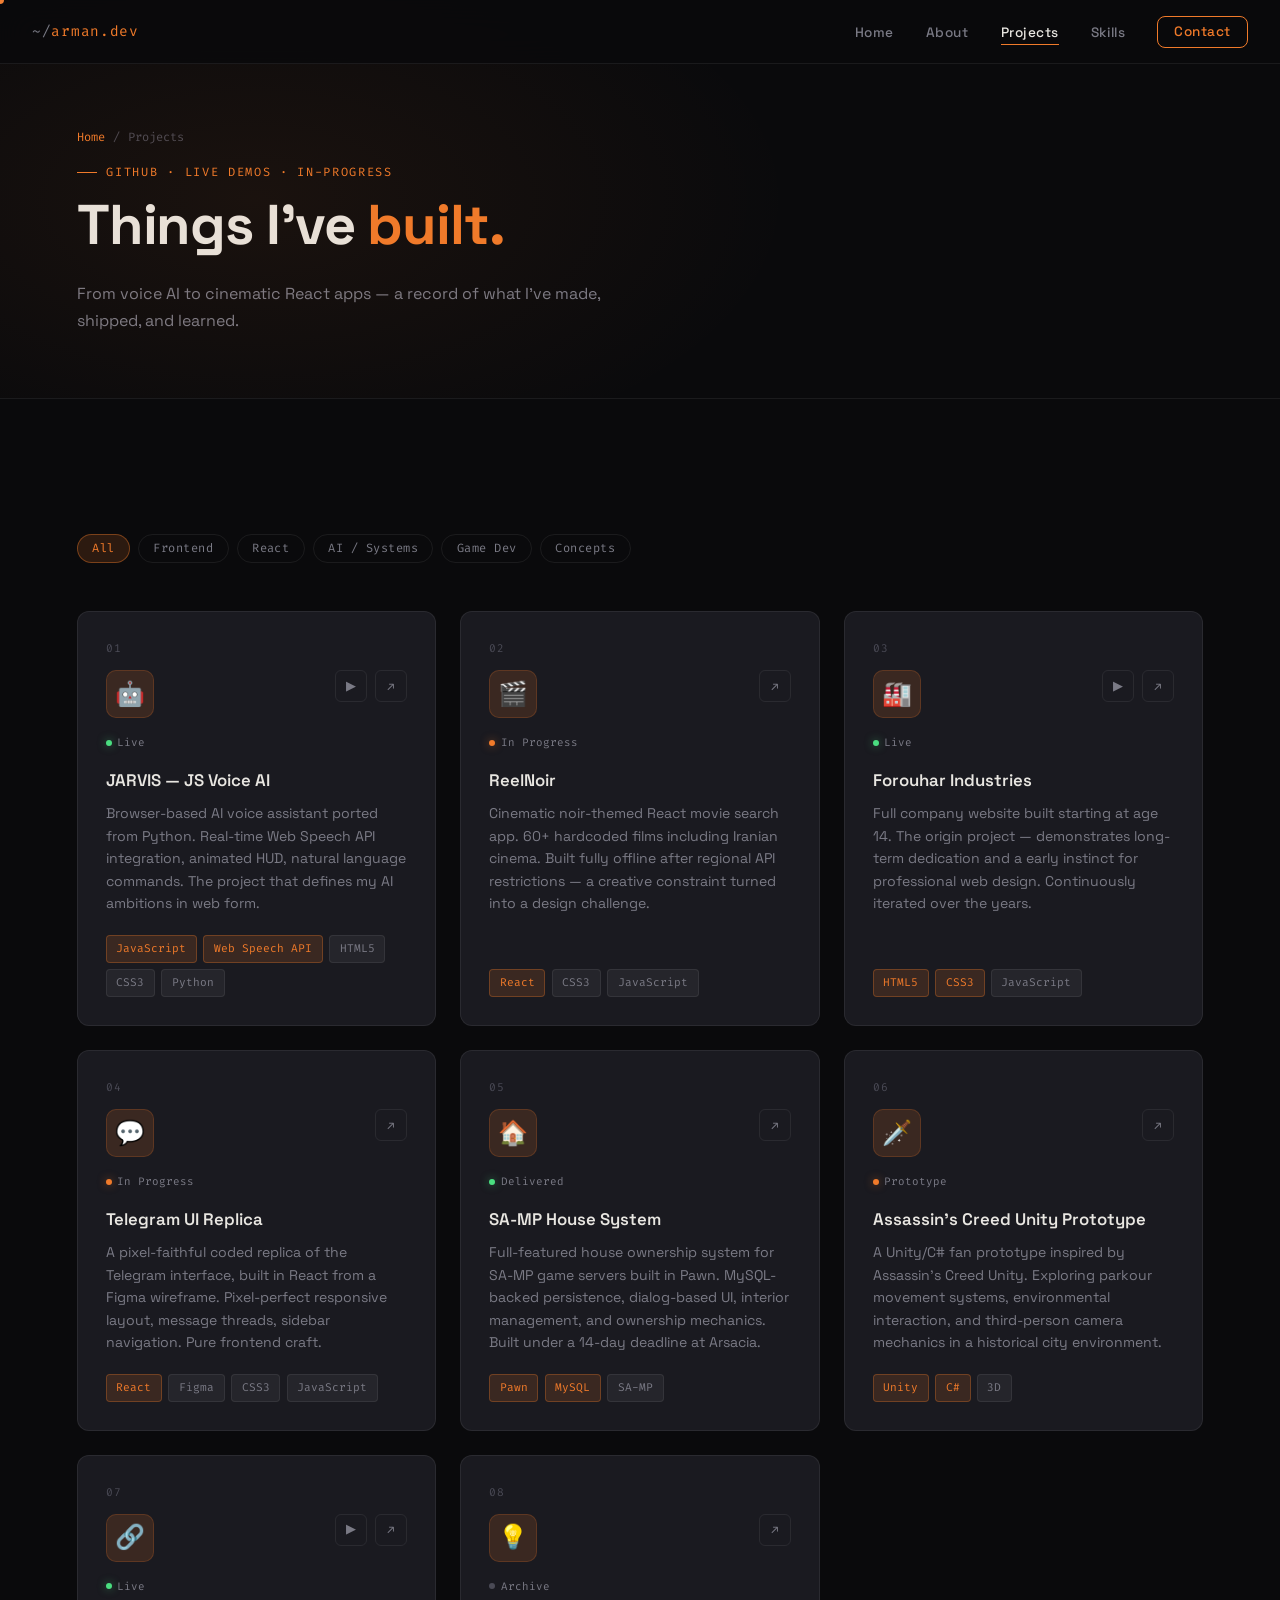
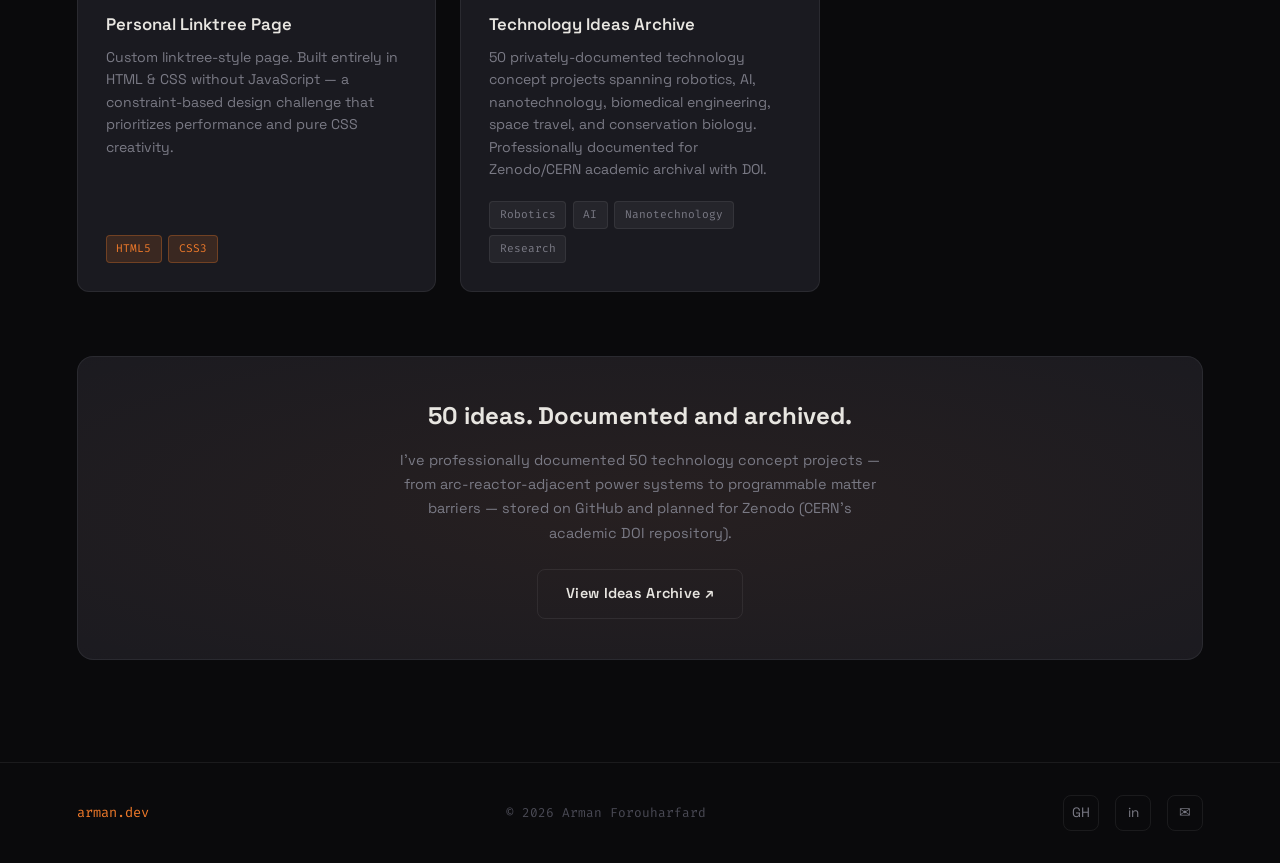
<file: pages/projects.html>
<!DOCTYPE html>
<html lang="en">
<head>
  <meta charset="UTF-8" />
  <meta name="viewport" content="width=device-width, initial-scale=1.0" />
  <title>Projects — Arman Forouharfard</title>
  <link rel="stylesheet" href="../css/main.css" />
  <style>
    .filter-bar {
      display: flex;
      gap: 0.5rem;
      flex-wrap: wrap;
      margin-top: 2rem;
    }
    .filter-btn {
      font-family: var(--code);
      font-size: 0.75rem;
      padding: 0.35rem 0.9rem;
      border-radius: 999px;
      border: 1px solid var(--border);
      background: transparent;
      color: var(--text-muted);
      cursor: pointer;
      transition: var(--transition);
      letter-spacing: 0.04em;
    }
    .filter-btn:hover, .filter-btn.active {
      background: var(--orange-glow);
      border-color: rgba(240,122,42,0.4);
      color: var(--orange);
    }
    .all-projects {
      display: grid;
      grid-template-columns: repeat(auto-fill, minmax(300px, 1fr));
      gap: 1.5rem;
      margin-top: 3rem;
    }
    .project-card[data-hidden="true"] { display: none; }
    .project-number {
      font-family: var(--code);
      font-size: 0.7rem;
      color: var(--text-dim);
      margin-bottom: 0.75rem;
      letter-spacing: 0.08em;
    }
    .project-status {
      display: inline-flex;
      align-items: center;
      gap: 0.35rem;
      font-family: var(--code);
      font-size: 0.68rem;
      color: var(--text-muted);
      margin-bottom: 1rem;
    }
    .status-dot { width: 6px; height: 6px; border-radius: 50%; }
    .status-dot.live { background: #4ade80; box-shadow: 0 0 8px rgba(74,222,128,0.5); }
    .status-dot.wip { background: var(--orange); box-shadow: 0 0 8px rgba(240,122,42,0.5); }
    .status-dot.concept { background: var(--text-dim); }
    .ideas-banner {
      background: var(--surface);
      border: 1px solid var(--border);
      border-radius: 16px;
      padding: 2.5rem;
      text-align: center;
      margin-top: 4rem;
      position: relative;
      overflow: hidden;
    }
    .ideas-banner::before {
      content: '';
      position: absolute;
      inset: 0;
      background: radial-gradient(ellipse 80% 80% at 50% 50%, rgba(240,122,42,0.06), transparent);
    }
    .ideas-banner h3 { font-size: 1.5rem; font-weight: 700; margin-bottom: 0.75rem; position: relative; }
    .ideas-banner p { color: var(--text-muted); font-size: 0.9rem; max-width: 480px; margin: 0 auto 1.5rem; line-height: 1.7; position: relative; }
    .ideas-banner .btn { position: relative; }
  </style>
</head>
<body>
<div class="cursor-dot"></div>

<nav class="nav">
  <a class="nav-logo" href="../index.html"><span>~/</span>arman.dev</a>
  <ul class="nav-links">
    <li><a href="../index.html">Home</a></li>
    <li><a href="about.html">About</a></li>
    <li><a href="projects.html">Projects</a></li>
    <li><a href="skills.html">Skills</a></li>
    <li><a href="contact.html" class="nav-cta">Contact</a></li>
  </ul>
  <div class="nav-burger"><span></span><span></span><span></span></div>
</nav>
<nav class="nav-mobile">
  <a href="../index.html">Home</a>
  <a href="about.html">About</a>
  <a href="projects.html">Projects</a>
  <a href="skills.html">Skills</a>
  <a href="contact.html">Contact</a>
</nav>

<div class="page-hero">
  <div class="page-hero-bg"></div>
  <div class="breadcrumb"><a href="../index.html">Home</a> <span>/</span> Projects</div>
  <div class="section-label">GitHub · Live Demos · In-Progress</div>
  <h1 class="section-title" style="font-size:clamp(2.2rem,5vw,3.5rem);">Things I've <em>built.</em></h1>
  <p class="section-desc">From voice AI to cinematic React apps — a record of what I've made, shipped, and learned.</p>
</div>

<section class="section">
  <!-- FILTER -->
  <div class="filter-bar">
    <button class="filter-btn active" data-filter="all">All</button>
    <button class="filter-btn" data-filter="frontend">Frontend</button>
    <button class="filter-btn" data-filter="react">React</button>
    <button class="filter-btn" data-filter="ai">AI / Systems</button>
    <button class="filter-btn" data-filter="game">Game Dev</button>
    <button class="filter-btn" data-filter="concept">Concepts</button>
  </div>

  <div class="all-projects">

    <!-- JARVIS -->
    <div class="card project-card fade-up" data-tags="frontend,ai">
      <div class="project-number">01</div>
      <div class="project-header">
        <div class="project-icon">🤖</div>
        <div class="project-links">
          <a href="https://armanforouharfard.github.io/JARVIS-JS/index.html" target="_blank" class="project-link" title="Live Demo">▶</a>
          <a href="https://github.com/ArmanForouharfard/JARVIS-JS" target="_blank" class="project-link" title="GitHub">↗</a>
        </div>
      </div>
      <div class="project-status"><div class="status-dot live"></div> Live</div>
      <h3>JARVIS — JS Voice AI</h3>
      <p>Browser-based AI voice assistant ported from Python. Real-time Web Speech API integration, animated HUD, natural language commands. The project that defines my AI ambitions in web form.</p>
      <div class="project-tech">
        <span class="tag active">JavaScript</span>
        <span class="tag active">Web Speech API</span>
        <span class="tag">HTML5</span>
        <span class="tag">CSS3</span>
        <span class="tag">Python</span>
      </div>
    </div>

    <!-- ReelNoir -->
    <div class="card project-card fade-up" data-tags="react,frontend">
      <div class="project-number">02</div>
      <div class="project-header">
        <div class="project-icon">🎬</div>
        <div class="project-links">
          <a href="https://github.com/ArmanForouharfard" target="_blank" class="project-link" title="GitHub">↗</a>
        </div>
      </div>
      <div class="project-status"><div class="status-dot wip"></div> In Progress</div>
      <h3>ReelNoir</h3>
      <p>Cinematic noir-themed React movie search app. 60+ hardcoded films including Iranian cinema. Built fully offline after regional API restrictions — a creative constraint turned into a design challenge.</p>
      <div class="project-tech">
        <span class="tag active">React</span>
        <span class="tag">CSS3</span>
        <span class="tag">JavaScript</span>
      </div>
    </div>

    <!-- Forouhar Industries -->
    <div class="card project-card fade-up" data-tags="frontend">
      <div class="project-number">03</div>
      <div class="project-header">
        <div class="project-icon">🏭</div>
        <div class="project-links">
          <a href="https://armanforouharfard.github.io/Forouhar-Industries-website/index.html" target="_blank" class="project-link" title="Live">▶</a>
          <a href="https://github.com/ArmanForouharfard/Forouhar-Industries-website" target="_blank" class="project-link" title="GitHub">↗</a>
        </div>
      </div>
      <div class="project-status"><div class="status-dot live"></div> Live</div>
      <h3>Forouhar Industries</h3>
      <p>Full company website built starting at age 14. The origin project — demonstrates long-term dedication and a early instinct for professional web design. Continuously iterated over the years.</p>
      <div class="project-tech">
        <span class="tag active">HTML5</span>
        <span class="tag active">CSS3</span>
        <span class="tag">JavaScript</span>
      </div>
    </div>

    <!-- Telegram UI Clone -->
    <div class="card project-card fade-up" data-tags="react,frontend">
      <div class="project-number">04</div>
      <div class="project-header">
        <div class="project-icon">💬</div>
        <div class="project-links">
          <a href="https://github.com/ArmanForouharfard" target="_blank" class="project-link" title="GitHub">↗</a>
        </div>
      </div>
      <div class="project-status"><div class="status-dot wip"></div> In Progress</div>
      <h3>Telegram UI Replica</h3>
      <p>A pixel-faithful coded replica of the Telegram interface, built in React from a Figma wireframe. Pixel-perfect responsive layout, message threads, sidebar navigation. Pure frontend craft.</p>
      <div class="project-tech">
        <span class="tag active">React</span>
        <span class="tag">Figma</span>
        <span class="tag">CSS3</span>
        <span class="tag">JavaScript</span>
      </div>
    </div>

    <!-- SA-MP House System -->
    <div class="card project-card fade-up" data-tags="game">
      <div class="project-number">05</div>
      <div class="project-header">
        <div class="project-icon">🏠</div>
        <div class="project-links">
          <a href="https://github.com/ArmanForouharfard" target="_blank" class="project-link" title="GitHub">↗</a>
        </div>
      </div>
      <div class="project-status"><div class="status-dot live"></div> Delivered</div>
      <h3>SA-MP House System</h3>
      <p>Full-featured house ownership system for SA-MP game servers built in Pawn. MySQL-backed persistence, dialog-based UI, interior management, and ownership mechanics. Built under a 14-day deadline at Arsacia.</p>
      <div class="project-tech">
        <span class="tag active">Pawn</span>
        <span class="tag active">MySQL</span>
        <span class="tag">SA-MP</span>
      </div>
    </div>

    <!-- Assassin's Creed Prototype -->
    <div class="card project-card fade-up" data-tags="game">
      <div class="project-number">06</div>
      <div class="project-header">
        <div class="project-icon">🗡️</div>
        <div class="project-links">
          <a href="https://github.com/ArmanForouharfard" target="_blank" class="project-link" title="GitHub">↗</a>
        </div>
      </div>
      <div class="project-status"><div class="status-dot wip"></div> Prototype</div>
      <h3>Assassin's Creed Unity Prototype</h3>
      <p>A Unity/C# fan prototype inspired by Assassin's Creed Unity. Exploring parkour movement systems, environmental interaction, and third-person camera mechanics in a historical city environment.</p>
      <div class="project-tech">
        <span class="tag active">Unity</span>
        <span class="tag active">C#</span>
        <span class="tag">3D</span>
      </div>
    </div>

    <!-- Linktree -->
    <div class="card project-card fade-up" data-tags="frontend">
      <div class="project-number">07</div>
      <div class="project-header">
        <div class="project-icon">🔗</div>
        <div class="project-links">
          <a href="https://armanforouharfard.github.io/My-Linktree/index.html" target="_blank" class="project-link" title="Live">▶</a>
          <a href="https://github.com/ArmanForouharfard/My-Linktree" target="_blank" class="project-link" title="GitHub">↗</a>
        </div>
      </div>
      <div class="project-status"><div class="status-dot live"></div> Live</div>
      <h3>Personal Linktree Page</h3>
      <p>Custom linktree-style page. Built entirely in HTML & CSS without JavaScript — a constraint-based design challenge that prioritizes performance and pure CSS creativity.</p>
      <div class="project-tech">
        <span class="tag active">HTML5</span>
        <span class="tag active">CSS3</span>
      </div>
    </div>

    <!-- Technology Ideas Archive -->
    <div class="card project-card fade-up" data-tags="ai,concept">
      <div class="project-number">08</div>
      <div class="project-header">
        <div class="project-icon">💡</div>
        <div class="project-links">
          <a href="https://github.com/ArmanForouharfard/My-Technology-Ideas" target="_blank" class="project-link" title="GitHub">↗</a>
        </div>
      </div>
      <div class="project-status"><div class="status-dot concept"></div> Archive</div>
      <h3>Technology Ideas Archive</h3>
      <p>50 privately-documented technology concept projects spanning robotics, AI, nanotechnology, biomedical engineering, space travel, and conservation biology. Professionally documented for Zenodo/CERN academic archival with DOI.</p>
      <div class="project-tech">
        <span class="tag">Robotics</span>
        <span class="tag">AI</span>
        <span class="tag">Nanotechnology</span>
        <span class="tag">Research</span>
      </div>
    </div>

  </div>

  <!-- IDEAS BANNER -->
  <div class="ideas-banner fade-up">
    <h3>50 ideas. Documented and archived.</h3>
    <p>I've professionally documented 50 technology concept projects — from arc-reactor-adjacent power systems to programmable matter barriers — stored on GitHub and planned for Zenodo (CERN's academic DOI repository).</p>
    <a href="https://github.com/ArmanForouharfard/My-Technology-Ideas" target="_blank" class="btn btn-ghost">View Ideas Archive ↗</a>
  </div>

</section>

<footer>
  <div class="footer-logo">arman.dev</div>
  <div class="footer-copy">© 2026 Arman Forouharfard</div>
  <div class="footer-social">
    <a href="https://github.com/ArmanForouharfard" target="_blank">GH</a>
    <a href="https://linkedin.com/in/arman-forouharfard-a3a360271" target="_blank">in</a>
    <a href="mailto:arman.forouharfard@gmail.com">✉</a>
  </div>
</footer>

<script src="../js/main.js"></script>
<script>
  // Filter logic
  const btns = document.querySelectorAll('.filter-btn');
  const cards = document.querySelectorAll('.project-card');
  btns.forEach(btn => {
    btn.addEventListener('click', () => {
      btns.forEach(b => b.classList.remove('active'));
      btn.classList.add('active');
      const filter = btn.dataset.filter;
      cards.forEach(card => {
        const tags = card.dataset.tags || '';
        if (filter === 'all' || tags.includes(filter)) {
          card.removeAttribute('data-hidden');
          card.style.display = '';
        } else {
          card.style.display = 'none';
        }
      });
    });
  });
</script>
</body>
</html>
</file>
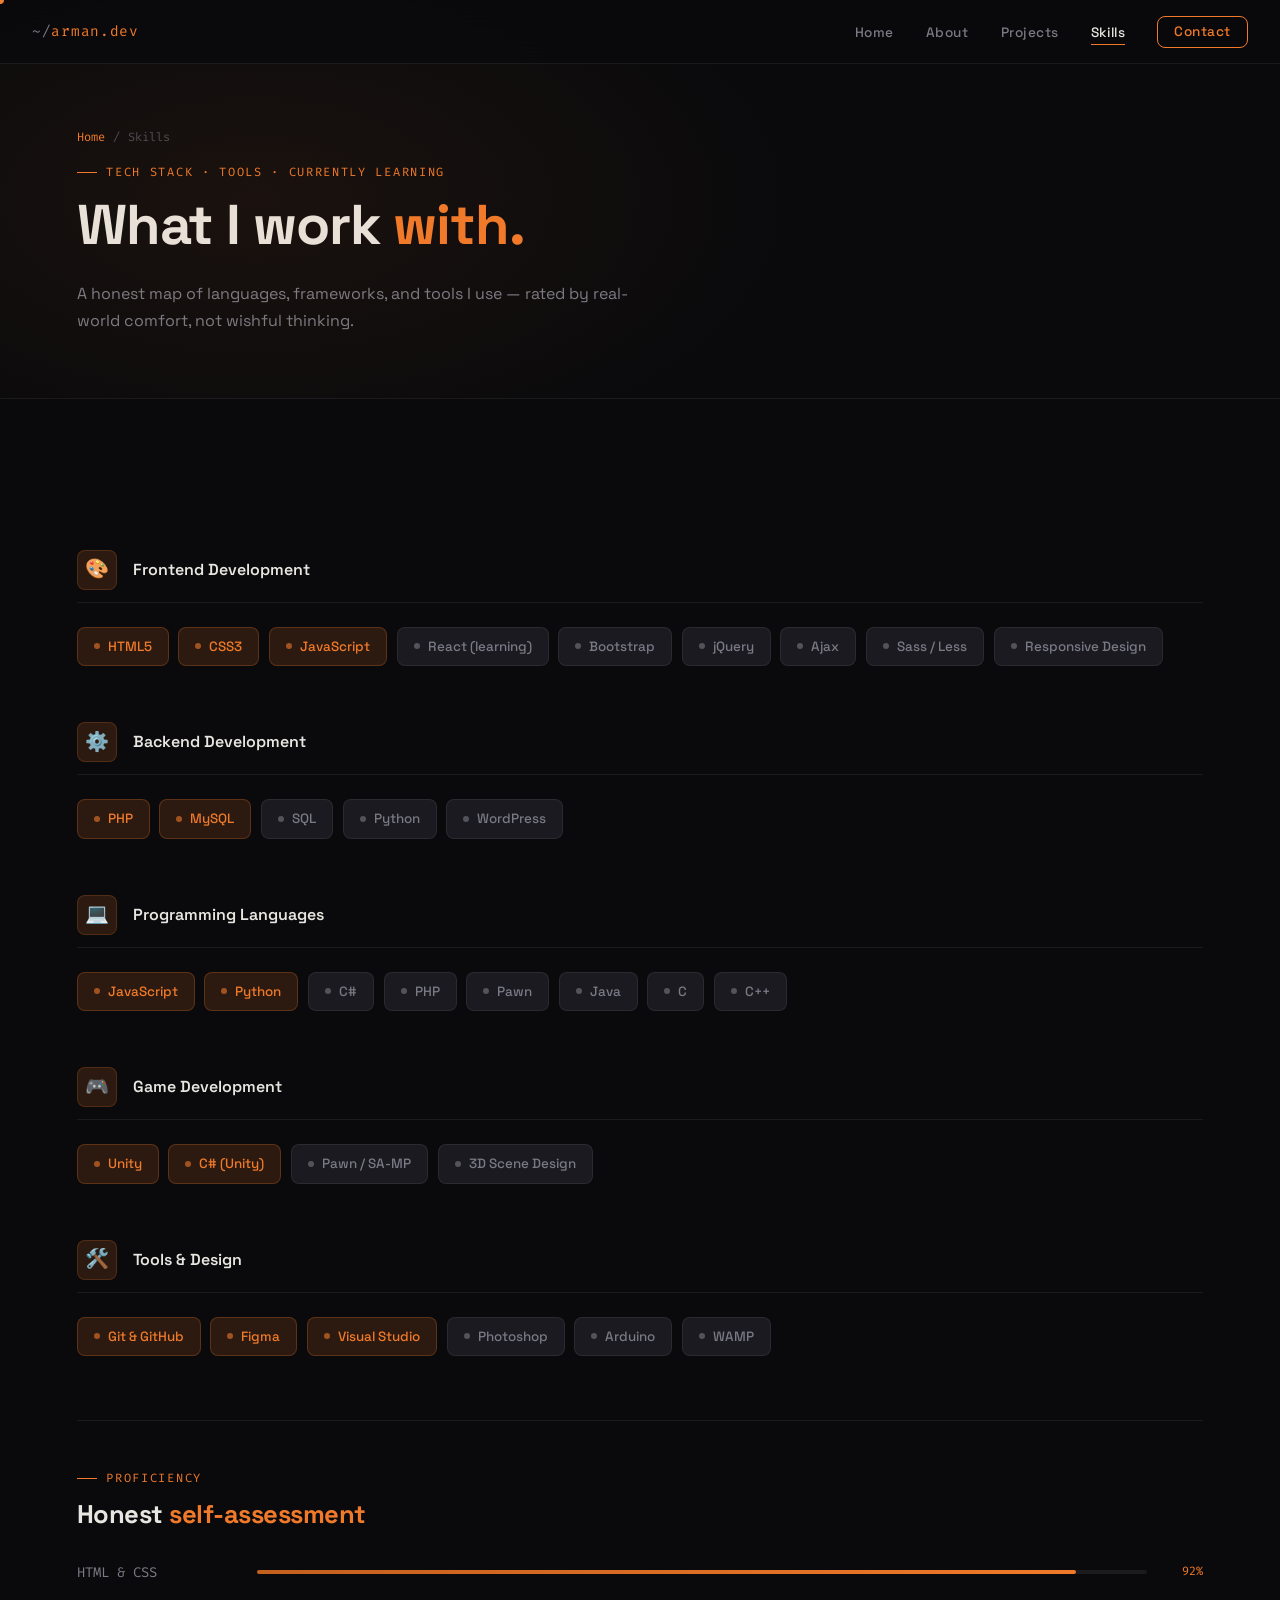
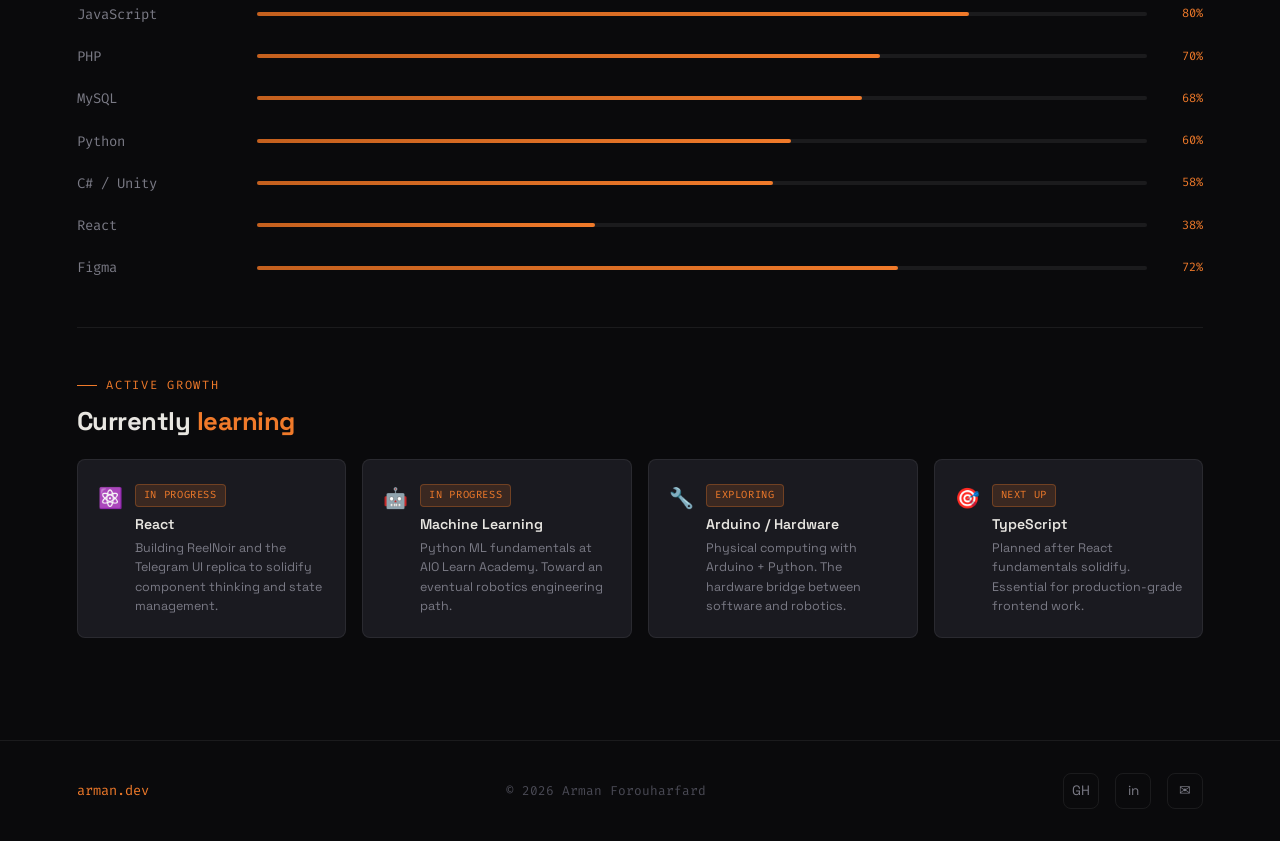
<file: pages/skills.html>
<!DOCTYPE html>
<html lang="en">
<head>
  <meta charset="UTF-8" />
  <meta name="viewport" content="width=device-width, initial-scale=1.0" />
  <title>Skills — Arman Forouharfard</title>
  <link rel="stylesheet" href="../css/main.css" />
  <style>
    .skills-layout { margin-top: 3rem; }
    .skill-category { margin-bottom: 3.5rem; }
    .skill-category-header {
      display: flex;
      align-items: center;
      gap: 1rem;
      margin-bottom: 1.5rem;
      padding-bottom: 0.75rem;
      border-bottom: 1px solid var(--border);
    }
    .skill-category-icon {
      font-size: 1.2rem;
      width: 40px; height: 40px;
      background: var(--orange-glow);
      border: 1px solid rgba(240,122,42,0.2);
      border-radius: 8px;
      display: flex;
      align-items: center;
      justify-content: center;
    }
    .skill-category-title { font-size: 1rem; font-weight: 600; }
    .skill-chips { display: flex; flex-wrap: wrap; gap: 0.6rem; }
    .skill-chip {
      display: flex;
      align-items: center;
      gap: 0.5rem;
      padding: 0.5rem 1rem;
      background: var(--surface);
      border: 1px solid var(--border);
      border-radius: var(--radius);
      font-size: 0.84rem;
      font-weight: 500;
      color: var(--text-muted);
      transition: var(--transition);
      cursor: default;
    }
    .skill-chip:hover {
      border-color: rgba(240,122,42,0.3);
      color: var(--text);
      background: rgba(240,122,42,0.05);
    }
    .skill-chip.primary { border-color: rgba(240,122,42,0.25); color: var(--orange); background: var(--orange-glow); }
    .skill-chip-dot { width: 6px; height: 6px; border-radius: 50%; background: currentColor; opacity: 0.6; }

    /* ─── PROFICIENCY BAR ─────────── */
    .proficiency-section { margin-top: 4rem; padding-top: 3rem; border-top: 1px solid var(--border); }
    .proficiency-grid { display: flex; flex-direction: column; gap: 1.25rem; margin-top: 2rem; }
    .prof-item { display: flex; align-items: center; gap: 1.25rem; }
    .prof-name { width: 160px; font-size: 0.87rem; color: var(--text-muted); flex-shrink: 0; font-family: var(--code); }
    .prof-bar-track {
      flex: 1;
      height: 4px;
      background: var(--border);
      border-radius: 2px;
      overflow: visible;
      position: relative;
    }
    .prof-bar-fill {
      height: 100%;
      background: linear-gradient(90deg, var(--orange-dim), var(--orange));
      border-radius: 2px;
      width: 0;
      transition: width 1s cubic-bezier(0.4,0,0.2,1);
    }
    .prof-pct {
      width: 36px;
      text-align: right;
      font-family: var(--code);
      font-size: 0.75rem;
      color: var(--orange);
    }

    /* ─── CURRENTLY LEARNING ──────── */
    .learning-section { margin-top: 3rem; padding-top: 3rem; border-top: 1px solid var(--border); }
    .learning-cards {
      display: grid;
      grid-template-columns: repeat(auto-fill, minmax(220px, 1fr));
      gap: 1rem;
      margin-top: 1.5rem;
    }
    .learning-card {
      padding: 1.25rem;
      background: var(--surface);
      border: 1px solid var(--border);
      border-radius: var(--radius);
      display: flex;
      align-items: flex-start;
      gap: 0.75rem;
    }
    .learning-card-icon { font-size: 1.25rem; flex-shrink: 0; margin-top: 2px; }
    .learning-card h4 { font-size: 0.88rem; font-weight: 600; margin-bottom: 0.2rem; }
    .learning-card p { font-size: 0.78rem; color: var(--text-muted); line-height: 1.55; }
    .learning-badge {
      display: inline-block;
      font-family: var(--code);
      font-size: 0.65rem;
      padding: 0.15rem 0.5rem;
      border-radius: 4px;
      background: var(--orange-glow);
      border: 1px solid rgba(240,122,42,0.3);
      color: var(--orange);
      margin-bottom: 0.4rem;
      letter-spacing: 0.06em;
    }

    /* ─── TOOLS ───────────────────── */
    .tool-row {
      display: flex;
      flex-wrap: wrap;
      gap: 0.5rem;
      margin-top: 1.5rem;
    }
  </style>
</head>
<body>
<div class="cursor-dot"></div>

<nav class="nav">
  <a class="nav-logo" href="../index.html"><span>~/</span>arman.dev</a>
  <ul class="nav-links">
    <li><a href="../index.html">Home</a></li>
    <li><a href="about.html">About</a></li>
    <li><a href="projects.html">Projects</a></li>
    <li><a href="skills.html">Skills</a></li>
    <li><a href="contact.html" class="nav-cta">Contact</a></li>
  </ul>
  <div class="nav-burger"><span></span><span></span><span></span></div>
</nav>
<nav class="nav-mobile">
  <a href="../index.html">Home</a>
  <a href="about.html">About</a>
  <a href="projects.html">Projects</a>
  <a href="skills.html">Skills</a>
  <a href="contact.html">Contact</a>
</nav>

<div class="page-hero">
  <div class="page-hero-bg"></div>
  <div class="breadcrumb"><a href="../index.html">Home</a> <span>/</span> Skills</div>
  <div class="section-label">Tech Stack · Tools · Currently Learning</div>
  <h1 class="section-title" style="font-size:clamp(2.2rem,5vw,3.5rem);">What I work <em>with.</em></h1>
  <p class="section-desc">A honest map of languages, frameworks, and tools I use — rated by real-world comfort, not wishful thinking.</p>
</div>

<section class="section">
  <div class="skills-layout">

    <!-- FRONTEND -->
    <div class="skill-category fade-up">
      <div class="skill-category-header">
        <div class="skill-category-icon">🎨</div>
        <div class="skill-category-title">Frontend Development</div>
      </div>
      <div class="skill-chips">
        <div class="skill-chip primary"><div class="skill-chip-dot"></div>HTML5</div>
        <div class="skill-chip primary"><div class="skill-chip-dot"></div>CSS3</div>
        <div class="skill-chip primary"><div class="skill-chip-dot"></div>JavaScript</div>
        <div class="skill-chip"><div class="skill-chip-dot"></div>React (learning)</div>
        <div class="skill-chip"><div class="skill-chip-dot"></div>Bootstrap</div>
        <div class="skill-chip"><div class="skill-chip-dot"></div>jQuery</div>
        <div class="skill-chip"><div class="skill-chip-dot"></div>Ajax</div>
        <div class="skill-chip"><div class="skill-chip-dot"></div>Sass / Less</div>
        <div class="skill-chip"><div class="skill-chip-dot"></div>Responsive Design</div>
      </div>
    </div>

    <!-- BACKEND -->
    <div class="skill-category fade-up">
      <div class="skill-category-header">
        <div class="skill-category-icon">⚙️</div>
        <div class="skill-category-title">Backend Development</div>
      </div>
      <div class="skill-chips">
        <div class="skill-chip primary"><div class="skill-chip-dot"></div>PHP</div>
        <div class="skill-chip primary"><div class="skill-chip-dot"></div>MySQL</div>
        <div class="skill-chip"><div class="skill-chip-dot"></div>SQL</div>
        <div class="skill-chip"><div class="skill-chip-dot"></div>Python</div>
        <div class="skill-chip"><div class="skill-chip-dot"></div>WordPress</div>
      </div>
    </div>

    <!-- PROGRAMMING LANGUAGES -->
    <div class="skill-category fade-up">
      <div class="skill-category-header">
        <div class="skill-category-icon">💻</div>
        <div class="skill-category-title">Programming Languages</div>
      </div>
      <div class="skill-chips">
        <div class="skill-chip primary"><div class="skill-chip-dot"></div>JavaScript</div>
        <div class="skill-chip primary"><div class="skill-chip-dot"></div>Python</div>
        <div class="skill-chip"><div class="skill-chip-dot"></div>C#</div>
        <div class="skill-chip"><div class="skill-chip-dot"></div>PHP</div>
        <div class="skill-chip"><div class="skill-chip-dot"></div>Pawn</div>
        <div class="skill-chip"><div class="skill-chip-dot"></div>Java</div>
        <div class="skill-chip"><div class="skill-chip-dot"></div>C</div>
        <div class="skill-chip"><div class="skill-chip-dot"></div>C++</div>
      </div>
    </div>

    <!-- GAME DEV -->
    <div class="skill-category fade-up">
      <div class="skill-category-header">
        <div class="skill-category-icon">🎮</div>
        <div class="skill-category-title">Game Development</div>
      </div>
      <div class="skill-chips">
        <div class="skill-chip primary"><div class="skill-chip-dot"></div>Unity</div>
        <div class="skill-chip primary"><div class="skill-chip-dot"></div>C# (Unity)</div>
        <div class="skill-chip"><div class="skill-chip-dot"></div>Pawn / SA-MP</div>
        <div class="skill-chip"><div class="skill-chip-dot"></div>3D Scene Design</div>
      </div>
    </div>

    <!-- TOOLS & DESIGN -->
    <div class="skill-category fade-up">
      <div class="skill-category-header">
        <div class="skill-category-icon">🛠️</div>
        <div class="skill-category-title">Tools & Design</div>
      </div>
      <div class="skill-chips">
        <div class="skill-chip primary"><div class="skill-chip-dot"></div>Git & GitHub</div>
        <div class="skill-chip primary"><div class="skill-chip-dot"></div>Figma</div>
        <div class="skill-chip primary"><div class="skill-chip-dot"></div>Visual Studio</div>
        <div class="skill-chip"><div class="skill-chip-dot"></div>Photoshop</div>
        <div class="skill-chip"><div class="skill-chip-dot"></div>Arduino</div>
        <div class="skill-chip"><div class="skill-chip-dot"></div>WAMP</div>
      </div>
    </div>

  </div>

  <!-- PROFICIENCY BARS -->
  <div class="proficiency-section fade-up">
    <div class="section-label">Proficiency</div>
    <h2 class="section-title" style="font-size:1.6rem;">Honest <em>self-assessment</em></h2>
    <div class="proficiency-grid">
      <div class="prof-item">
        <div class="prof-name">HTML & CSS</div>
        <div class="prof-bar-track"><div class="prof-bar-fill" data-width="92"></div></div>
        <div class="prof-pct">92%</div>
      </div>
      <div class="prof-item">
        <div class="prof-name">JavaScript</div>
        <div class="prof-bar-track"><div class="prof-bar-fill" data-width="80"></div></div>
        <div class="prof-pct">80%</div>
      </div>
      <div class="prof-item">
        <div class="prof-name">PHP</div>
        <div class="prof-bar-track"><div class="prof-bar-fill" data-width="70"></div></div>
        <div class="prof-pct">70%</div>
      </div>
      <div class="prof-item">
        <div class="prof-name">MySQL</div>
        <div class="prof-bar-track"><div class="prof-bar-fill" data-width="68"></div></div>
        <div class="prof-pct">68%</div>
      </div>
      <div class="prof-item">
        <div class="prof-name">Python</div>
        <div class="prof-bar-track"><div class="prof-bar-fill" data-width="60"></div></div>
        <div class="prof-pct">60%</div>
      </div>
      <div class="prof-item">
        <div class="prof-name">C# / Unity</div>
        <div class="prof-bar-track"><div class="prof-bar-fill" data-width="58"></div></div>
        <div class="prof-pct">58%</div>
      </div>
      <div class="prof-item">
        <div class="prof-name">React</div>
        <div class="prof-bar-track"><div class="prof-bar-fill" data-width="38"></div></div>
        <div class="prof-pct">38%</div>
      </div>
      <div class="prof-item">
        <div class="prof-name">Figma</div>
        <div class="prof-bar-track"><div class="prof-bar-fill" data-width="72"></div></div>
        <div class="prof-pct">72%</div>
      </div>
    </div>
  </div>

  <!-- CURRENTLY LEARNING -->
  <div class="learning-section fade-up">
    <div class="section-label">Active Growth</div>
    <h2 class="section-title" style="font-size:1.6rem;">Currently <em>learning</em></h2>
    <div class="learning-cards">
      <div class="learning-card">
        <div class="learning-card-icon">⚛️</div>
        <div>
          <div class="learning-badge">IN PROGRESS</div>
          <h4>React</h4>
          <p>Building ReelNoir and the Telegram UI replica to solidify component thinking and state management.</p>
        </div>
      </div>
      <div class="learning-card">
        <div class="learning-card-icon">🤖</div>
        <div>
          <div class="learning-badge">IN PROGRESS</div>
          <h4>Machine Learning</h4>
          <p>Python ML fundamentals at AIO Learn Academy. Toward an eventual robotics engineering path.</p>
        </div>
      </div>
      <div class="learning-card">
        <div class="learning-card-icon">🔧</div>
        <div>
          <div class="learning-badge">EXPLORING</div>
          <h4>Arduino / Hardware</h4>
          <p>Physical computing with Arduino + Python. The hardware bridge between software and robotics.</p>
        </div>
      </div>
      <div class="learning-card">
        <div class="learning-card-icon">🎯</div>
        <div>
          <div class="learning-badge">NEXT UP</div>
          <h4>TypeScript</h4>
          <p>Planned after React fundamentals solidify. Essential for production-grade frontend work.</p>
        </div>
      </div>
    </div>
  </div>

</section>

<footer>
  <div class="footer-logo">arman.dev</div>
  <div class="footer-copy">© 2026 Arman Forouharfard</div>
  <div class="footer-social">
    <a href="https://github.com/ArmanForouharfard" target="_blank">GH</a>
    <a href="https://linkedin.com/in/arman-forouharfard-a3a360271" target="_blank">in</a>
    <a href="mailto:arman.forouharfard@gmail.com">✉</a>
  </div>
</footer>

<script src="../js/main.js"></script>
<script>
  // Animate proficiency bars on scroll
  const bars = document.querySelectorAll('.prof-bar-fill');
  const barObs = new IntersectionObserver((entries) => {
    entries.forEach(e => {
      if (e.isIntersecting) {
        const w = e.target.dataset.width;
        e.target.style.width = w + '%';
        barObs.unobserve(e.target);
      }
    });
  }, { threshold: 0.2 });
  bars.forEach(b => barObs.observe(b));
</script>
</body>
</html>
</file>
<file: css/main.css>
@import url('https://fonts.googleapis.com/css2?family=Space+Grotesk:wght@300;400;500;600;700&family=Fira+Code:wght@300;400;500&display=swap');

/* ─── TOKENS ───────────────────────────────────────────────── */
:root {
  --bg:        #0a0a0c;
  --bg-1:      #0f0f12;
  --bg-2:      #141418;
  --surface:   #1a1a20;
  --border:    rgba(255,255,255,0.07);
  --orange:    #f07a2a;
  --orange-dim:#c4601e;
  --orange-glow: rgba(240,122,42,0.15);
  --text:      #e8e6e1;
  --text-muted:#7a7a85;
  --text-dim:  #4a4a55;
  --white:     #ffffff;
  --code:      'Fira Code', monospace;
  --sans:      'Space Grotesk', sans-serif;
  --radius:    8px;
  --transition: 0.3s cubic-bezier(0.4,0,0.2,1);
}

/* ─── RESET ─────────────────────────────────────────────────── */
*, *::before, *::after { box-sizing: border-box; margin: 0; padding: 0; }
html {
  scrollbar-color: var(--orange) var(--orange-glow);
  scroll-behavior: smooth; 
  font-size: 16px;  
}
body {
  font-family: var(--sans);
  background: var(--bg);
  color: var(--text);
  line-height: 1.6;
  overflow-x: hidden;
  -webkit-font-smoothing: antialiased;
}
a { color: inherit; text-decoration: none; }
img { display: block; max-width: 100%; }
ul { list-style: none; }

/* ─── NAV ────────────────────────────────────────────────────── */
.nav {
  position: fixed;
  top: 0; left: 0; right: 0;
  z-index: 100;
  padding: 0 2rem;
  height: 64px;
  display: flex;
  align-items: center;
  justify-content: space-between;
  background: rgba(10,10,12,0.85);
  backdrop-filter: blur(16px);
  border-bottom: 1px solid var(--border);
  transition: var(--transition);
}
.nav-logo {
  font-family: var(--code);
  font-size: 0.9rem;
  color: var(--orange);
  letter-spacing: 0.05em;
}
.nav-logo span { color: var(--text-muted); }
.nav-links {
  display: flex;
  gap: 2rem;
  align-items: center;
}
.nav-links a {
  font-size: 0.85rem;
  font-weight: 500;
  color: var(--text-muted);
  letter-spacing: 0.04em;
  transition: color var(--transition);
  position: relative;
}
.nav-links a::after {
  content: '';
  position: absolute;
  bottom: -4px; left: 0; right: 0;
  height: 1px;
  background: var(--orange);
  transform: scaleX(0);
  transform-origin: left;
  transition: transform var(--transition);
}
.nav-links a:hover, .nav-links a.active { color: var(--text); }
.nav-links a:hover::after, .nav-links a.active::after { transform: scaleX(1); }
.nav-cta {
  font-size: 0.8rem;
  font-weight: 600;
  color: var(--orange) !important;
  border: 1px solid var(--orange);
  padding: 0.4rem 1rem;
  border-radius: var(--radius);
  transition: background var(--transition), color var(--transition) !important;
}
.nav-cta::after { display: none !important; }
.nav-cta:hover { background: var(--orange); color: var(--bg) !important; }

/* hamburger */
.nav-burger { display: none; flex-direction: column; gap: 5px; cursor: pointer; padding: 4px; }
.nav-burger span { display: block; width: 22px; height: 2px; background: var(--text); border-radius: 2px; transition: var(--transition); }
.nav-mobile { display: none; }

/* ─── HERO ───────────────────────────────────────────────────── */
.hero {
  min-height: 100vh;
  display: flex;
  align-items: center;
  padding: 0 clamp(1.5rem, 6vw, 6rem);
  padding-top: 64px;
  position: relative;
  overflow: hidden;
}
.hero-grid-bg {
  position: absolute;
  inset: 0;
  background-image:
    linear-gradient(rgba(240,122,42,0.035) 1px, transparent 1px),
    linear-gradient(90deg, rgba(240,122,42,0.035) 1px, transparent 1px);
  background-size: 60px 60px;
  mask-image: radial-gradient(ellipse 80% 80% at 50% 50%, black 30%, transparent 100%);
}
.hero-glow {
  position: absolute;
  width: 600px; height: 600px;
  border-radius: 50%;
  background: radial-gradient(circle, rgba(240,122,42,0.12) 0%, transparent 70%);
  top: 50%; left: 50%;
  transform: translate(-50%, -50%);
  pointer-events: none;
}
.hero-content {
  max-width: 800px;
  position: relative;
  z-index: 1;
}
.hero-eyebrow {
  font-family: var(--code);
  font-size: 0.8rem;
  color: var(--orange);
  letter-spacing: 0.12em;
  text-transform: uppercase;
  margin-bottom: 1.5rem;
  display: flex;
  align-items: center;
  gap: 0.75rem;
}
.hero-eyebrow::before {
  content: '';
  display: block;
  width: 32px; height: 1px;
  background: var(--orange);
}
.hero-name {
  font-size: clamp(3rem, 8vw, 6.5rem);
  font-weight: 700;
  line-height: 0.95;
  letter-spacing: -0.03em;
  margin-bottom: 1.5rem;
}
.hero-name .first { color: var(--text); display: block; }
.hero-name .last { color: var(--orange); display: block; }
.hero-desc {
  font-size: clamp(1rem, 2vw, 1.2rem);
  color: var(--text-muted);
  max-width: 520px;
  line-height: 1.7;
  margin-bottom: 2.5rem;
}
.hero-desc strong { color: var(--text); font-weight: 500; }
.hero-actions { display: flex; gap: 1rem; flex-wrap: wrap; }
.btn {
  display: inline-flex;
  align-items: center;
  gap: 0.5rem;
  padding: 0.75rem 1.75rem;
  border-radius: var(--radius);
  font-size: 0.9rem;
  font-weight: 600;
  cursor: pointer;
  border: none;
  transition: var(--transition);
  letter-spacing: 0.02em;
}
.btn-primary {
  background: var(--orange);
  color: var(--bg);
}
.btn-primary:hover { background: #e06a1a; transform: translateY(-2px); box-shadow: 0 8px 24px rgba(240,122,42,0.3); }
.btn-ghost {
  background: transparent;
  color: var(--text);
  border: 1px solid var(--border);
}
.btn-ghost:hover { border-color: var(--orange); color: var(--orange); transform: translateY(-2px); }
.hero-scroll {
  position: absolute;
  bottom: 2.5rem; left: 50%;
  transform: translateX(-50%);
  display: flex;
  flex-direction: column;
  align-items: center;
  gap: 0.5rem;
  font-family: var(--code);
  font-size: 0.7rem;
  color: var(--text-dim);
  letter-spacing: 0.1em;
  animation: scrollBob 2.5s ease-in-out infinite;
}
.hero-scroll-line {
  width: 1px; height: 48px;
  background: linear-gradient(to bottom, var(--orange), transparent);
}
@keyframes scrollBob {
  0%, 100% { transform: translateX(-50%) translateY(0); }
  50% { transform: translateX(-50%) translateY(8px); }
}

/* ─── SECTION BASE ───────────────────────────────────────────── */
.section {
  padding: clamp(4rem, 8vw, 8rem) clamp(1.5rem, 6vw, 6rem);
  position: relative;
}
.section-label {
  font-family: var(--code);
  font-size: 0.75rem;
  color: var(--orange);
  letter-spacing: 0.14em;
  text-transform: uppercase;
  margin-bottom: 0.75rem;
  display: flex;
  align-items: center;
  gap: 0.6rem;
}
.section-label::before {
  content: '';
  display: block;
  width: 20px; height: 1px;
  background: var(--orange);
}
.section-title {
  font-size: clamp(2rem, 4vw, 3rem);
  font-weight: 700;
  letter-spacing: -0.02em;
  line-height: 1.1;
  color: var(--text);
  margin-bottom: 1.5rem;
}
.section-title em { color: var(--orange); font-style: normal; }
.section-desc {
  font-size: 1rem;
  color: var(--text-muted);
  max-width: 560px;
  line-height: 1.7;
}

/* ─── CARDS ──────────────────────────────────────────────────── */
.card {
  background: var(--surface);
  border: 1px solid var(--border);
  border-radius: 12px;
  padding: 1.75rem;
  transition: var(--transition);
  position: relative;
  overflow: hidden;
}
.card::before {
  content: '';
  position: absolute;
  inset: 0;
  background: linear-gradient(135deg, var(--orange-glow) 0%, transparent 60%);
  opacity: 0;
  transition: opacity var(--transition);
}
.card:hover { border-color: rgba(240,122,42,0.3); transform: translateY(-4px); box-shadow: 0 20px 40px rgba(0,0,0,0.4); }
.card:hover::before { opacity: 1; }

/* ─── SKILLS GRID ────────────────────────────────────────────── */
.skills-grid {
  display: grid;
  grid-template-columns: repeat(auto-fill, minmax(260px, 1fr));
  gap: 1.25rem;
  margin-top: 3rem;
}
.skill-card { padding: 1.5rem; }
.skill-card-icon {
  width: 40px; height: 40px;
  background: var(--orange-glow);
  border: 1px solid rgba(240,122,42,0.2);
  border-radius: 8px;
  display: flex;
  align-items: center;
  justify-content: center;
  margin-bottom: 1rem;
  font-size: 1.1rem;
}
.skill-card h3 { font-size: 0.9rem; font-weight: 600; margin-bottom: 0.75rem; color: var(--text); }
.skill-tags { display: flex; flex-wrap: wrap; gap: 0.4rem; }
.tag {
  font-family: var(--code);
  font-size: 0.7rem;
  padding: 0.25rem 0.6rem;
  background: rgba(255,255,255,0.05);
  border: 1px solid var(--border);
  border-radius: 4px;
  color: var(--text-muted);
}
.tag.active { background: var(--orange-glow); border-color: rgba(240,122,42,0.3); color: var(--orange); }

/* ─── PROJECT GRID ───────────────────────────────────────────── */
.projects-grid {
  display: grid;
  grid-template-columns: repeat(auto-fill, minmax(320px, 1fr));
  gap: 1.5rem;
  margin-top: 3rem;
}
.project-card { display: flex; flex-direction: column; }
.project-header {
  display: flex;
  justify-content: space-between;
  align-items: flex-start;
  margin-bottom: 1rem;
}
.project-icon {
  font-size: 1.5rem;
  width: 48px; height: 48px;
  background: var(--orange-glow);
  border: 1px solid rgba(240,122,42,0.2);
  border-radius: 10px;
  display: flex;
  align-items: center;
  justify-content: center;
}
.project-links { display: flex; gap: 0.5rem; }
.project-link {
  width: 32px; height: 32px;
  display: flex;
  align-items: center;
  justify-content: center;
  border-radius: 6px;
  border: 1px solid var(--border);
  color: var(--text-muted);
  font-size: 0.8rem;
  transition: var(--transition);
}
.project-link:hover { border-color: var(--orange); color: var(--orange); }
.project-card h3 { font-size: 1.05rem; font-weight: 600; margin-bottom: 0.5rem; }
.project-card p { font-size: 0.88rem; color: var(--text-muted); line-height: 1.6; margin-bottom: 1.25rem; flex: 1; }
.project-tech { display: flex; flex-wrap: wrap; gap: 0.4rem; }

/* ─── TIMELINE ───────────────────────────────────────────────── */
.timeline { margin-top: 3rem; position: relative; }
.timeline::before {
  content: '';
  position: absolute;
  left: 20px; top: 0; bottom: 0;
  width: 1px;
  background: linear-gradient(to bottom, var(--orange), transparent);
}
.timeline-item {
  padding-left: 3.5rem;
  position: relative;
  margin-bottom: 2.5rem;
}
.timeline-dot {
  position: absolute;
  left: 12px; top: 4px;
  width: 17px; height: 17px;
  border-radius: 50%;
  background: var(--bg);
  border: 2px solid var(--orange);
  box-shadow: 0 0 12px rgba(240,122,42,0.4);
}
.timeline-date {
  font-family: var(--code);
  font-size: 0.72rem;
  color: var(--orange);
  letter-spacing: 0.08em;
  margin-bottom: 0.4rem;
}
.timeline-item h3 { font-size: 1rem; font-weight: 600; margin-bottom: 0.2rem; }
.timeline-item h4 { font-size: 0.85rem; color: var(--text-muted); font-weight: 400; margin-bottom: 0.6rem; }
.timeline-item p { font-size: 0.87rem; color: var(--text-muted); line-height: 1.65; }

/* ─── CONTACT ────────────────────────────────────────────────── */
.contact-grid {
  display: grid;
  grid-template-columns: 1fr 1fr;
  gap: 3rem;
  margin-top: 3rem;
  align-items: start;
}
.contact-info { display: flex; flex-direction: column; gap: 1.25rem; }
.contact-item {
  display: flex;
  align-items: center;
  gap: 1rem;
  padding: 1rem 1.25rem;
  border-radius: var(--radius);
  border: 1px solid var(--border);
  background: var(--surface);
  transition: var(--transition);
}
.contact-item:hover { border-color: rgba(240,122,42,0.3); }
.contact-item-icon {
  width: 36px; height: 36px;
  background: var(--orange-glow);
  border-radius: 8px;
  display: flex;
  align-items: center;
  justify-content: center;
  font-size: 1rem;
  flex-shrink: 0;
}
.contact-item-label { font-size: 0.72rem; color: var(--text-dim); font-family: var(--code); letter-spacing: 0.08em; margin-bottom: 0.1rem; }
.contact-item-value { font-size: 0.9rem; color: var(--text); }
.contact-form { display: flex; flex-direction: column; gap: 1rem; }
.form-group { display: flex; flex-direction: column; gap: 0.4rem; }
.form-group label { font-size: 0.78rem; color: var(--text-muted); letter-spacing: 0.04em; }
.form-group input,
.form-group textarea {
  background: var(--surface);
  border: 1px solid var(--border);
  border-radius: var(--radius);
  padding: 0.75rem 1rem;
  color: var(--text);
  font-family: var(--sans);
  font-size: 0.9rem;
  outline: none;
  transition: border-color var(--transition);
  resize: none;
}
.form-group input:focus,
.form-group textarea:focus { border-color: var(--orange); }
.form-group textarea { min-height: 120px; }

/* ─── FOOTER ─────────────────────────────────────────────────── */
footer {
  border-top: 1px solid var(--border);
  padding: 2rem clamp(1.5rem, 6vw, 6rem);
  display: flex;
  justify-content: space-between;
  align-items: center;
  flex-wrap: wrap;
  gap: 1rem;
}
.footer-logo { font-family: var(--code); font-size: 0.85rem; color: var(--orange); }
.footer-copy { font-size: 0.8rem; color: var(--text-dim); font-family: var(--code); }
.footer-social { display: flex; gap: 1rem; }
.footer-social a {
  width: 36px; height: 36px;
  border: 1px solid var(--border);
  border-radius: 8px;
  display: flex;
  align-items: center;
  justify-content: center;
  font-size: 0.85rem;
  color: var(--text-muted);
  transition: var(--transition);
}
.footer-social a:hover { border-color: var(--orange); color: var(--orange); }

/* ─── PAGE HERO (inner pages) ────────────────────────────────── */
.page-hero {
  padding: clamp(5rem, 10vw, 8rem) clamp(1.5rem, 6vw, 6rem) clamp(3rem, 5vw, 4rem);
  position: relative;
  border-bottom: 1px solid var(--border);
}
.page-hero-bg {
  position: absolute;
  inset: 0;
  background: radial-gradient(ellipse 60% 100% at 20% 50%, rgba(240,122,42,0.07) 0%, transparent 70%);
  pointer-events: none;
}
.breadcrumb {
  font-family: var(--code);
  font-size: 0.75rem;
  color: var(--text-dim);
  margin-bottom: 1rem;
  display: flex;
  align-items: center;
  gap: 0.5rem;
}
.breadcrumb a { color: var(--orange); }
.breadcrumb span { color: var(--text-dim); }

/* ─── STAT BAR ───────────────────────────────────────────────── */
.stats-bar {
  display: flex;
  gap: 2.5rem;
  flex-wrap: wrap;
  margin-top: 3rem;
  padding-top: 2.5rem;
  border-top: 1px solid var(--border);
}
.stat { display: flex; flex-direction: column; gap: 0.25rem; }
.stat-number {
  font-size: 2rem;
  font-weight: 700;
  color: var(--orange);
  line-height: 1;
  letter-spacing: -0.02em;
}
.stat-label { font-size: 0.78rem; color: var(--text-muted); font-family: var(--code); letter-spacing: 0.06em; }

/* ─── DIVIDER ─────────────────────────────────────────────────── */
.divider { border: none; border-top: 1px solid var(--border); margin: 0; }

/* ─── ANIMATIONS ─────────────────────────────────────────────── */
.fade-up {
  opacity: 0;
  transform: translateY(24px);
  transition: opacity 0.6s ease, transform 0.6s ease;
}
.fade-up.visible { opacity: 1; transform: none; }
.fade-up:nth-child(2) { transition-delay: 0.1s; }
.fade-up:nth-child(3) { transition-delay: 0.2s; }
.fade-up:nth-child(4) { transition-delay: 0.3s; }
.fade-up:nth-child(5) { transition-delay: 0.4s; }
.fade-up:nth-child(6) { transition-delay: 0.5s; }

/* ─── CURSOR ACCENT ──────────────────────────────────────────── */
.cursor-dot {
  width: 8px; height: 8px;
  background: var(--orange);
  border-radius: 50%;
  position: fixed;
  pointer-events: none;
  z-index: 9999;
  transform: translate(-50%, -50%);
  transition: transform 0.1s ease, opacity 0.3s;
  mix-blend-mode: screen;
}

/* ─── RESPONSIVE ─────────────────────────────────────────────── */
@media (max-width: 900px) {
  .nav-links { display: none; }
  .nav-burger { display: flex; }
  .nav-mobile {
    display: none;
    position: fixed;
    top: 64px; left: 0; right: 0; bottom: 0;
    background: rgba(10,10,12,0.98);
    backdrop-filter: blur(20px);
    flex-direction: column;
    align-items: center;
    justify-content: center;
    gap: 2rem;
    z-index: 99;
  }
  .nav-mobile.open { display: flex; }
  .nav-mobile a { font-size: 1.5rem; font-weight: 600; color: var(--text-muted); }
  .nav-mobile a:hover { color: var(--orange); }
  .contact-grid { grid-template-columns: 1fr; }
  .stats-bar { gap: 1.5rem; }
}
@media (max-width: 600px) {
  .projects-grid { grid-template-columns: 1fr; }
  .skills-grid { grid-template-columns: 1fr 1fr; }
  footer { flex-direction: column; text-align: center; }
  .hero-name { font-size: clamp(2.5rem, 12vw, 4rem); }
}
@media (max-width: 400px) {
  .skills-grid { grid-template-columns: 1fr; }
}
</file>
